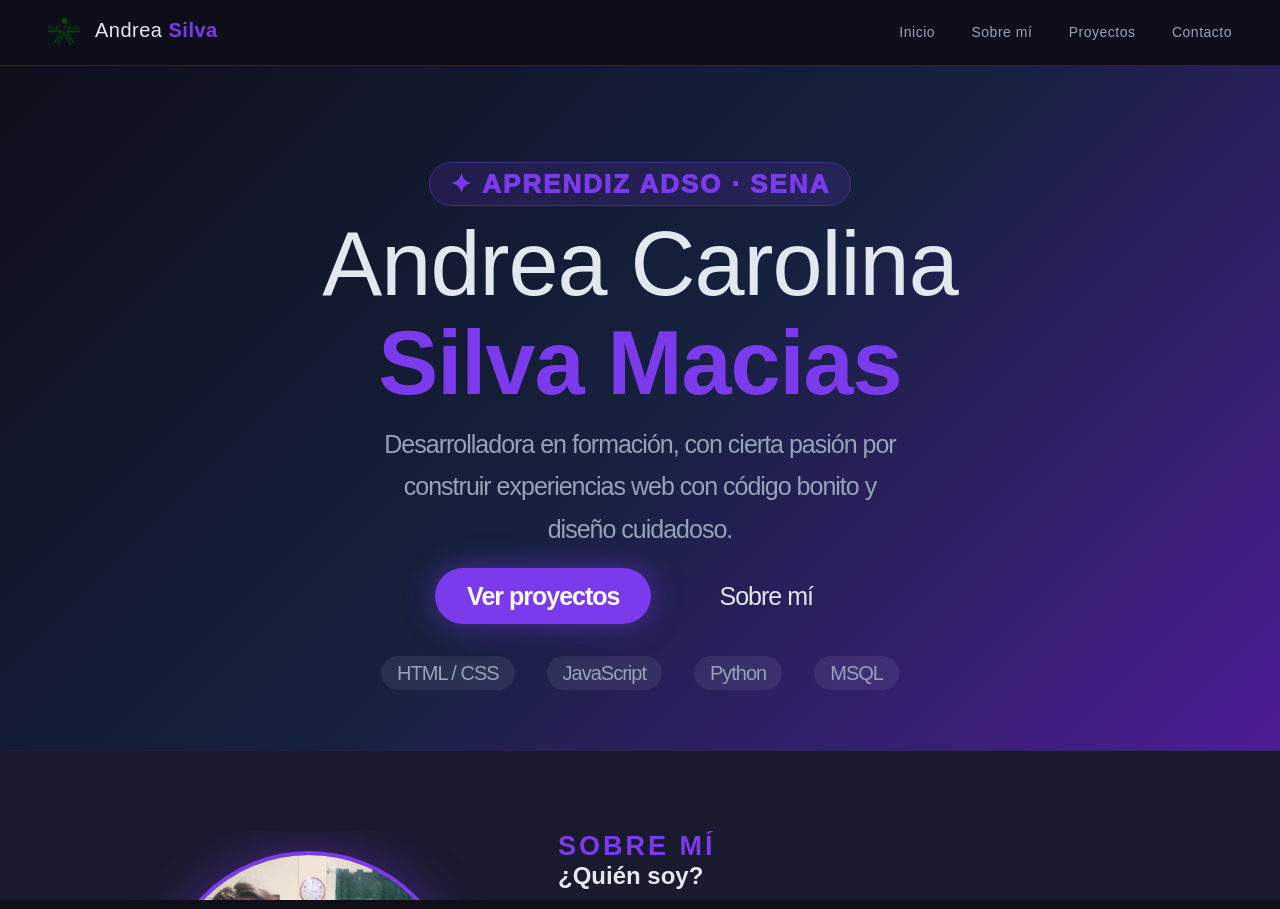
<file: index.html>
<!DOCTYPE html>

<head>
  <meta charset="UTF-8">
  <meta name="viewport" content="width=device-width, initial-scale=1.0">
  <title>Andrea Silva | Portafolio ADSO</title>
  <link rel="stylesheet" href="styles.css">
</head>

<body>

  <!--Nav fijo-->
  <nav class="nav">
    <div class="nav-logo">
      <img src="./img/sena.png" alt="SENA" class="nav-sena">
      Andrea <strong>Silva</strong>
    </div>

    <span class="nav-enlaces">
      <a href="#inicio">Inicio</a>
      <a href="#sobre-mi">Sobre mí</a>
      <a href="#proyectos">Proyectos</a>
      <a href="#contacto">Contacto</a>
    </span>
  </nav>

  <!--Contenido con Scroll-->
  <main class="contenido">

    <!--Sección yo-->
    <section class="yo" id="inicio">
      <div class="yo-fondo-deco"></div>
      <div class="yo-cuerpo">
        <span class="yo-etiq-grande"> ✦ Aprendiz ADSO · SENA</span>
        <h1 class="yo-titulo"> Andrea Carolina<br><strong>Silva Macias</strong>
          <p class="yo-desc">Desarrolladora en formación,
            con cierta pasión por construir experiencias web
            con código bonito y diseño cuidadoso.</p>
          <div class="yo-botones">
            <a href="#proyectos" class="boton-principal"> Ver proyectos</a>
            <a href="#sobre-mi" class="boton-secundario">Sobre mí</a>
          </div>

          <div class="yo-chips">
            <span class="chip">HTML / CSS</span>
            <span class="chip">JavaScript</span>
            <span class="chip">Python</span>
            <span class="chip">MSQL</span>
          </div>
      </div>

    </section>

    <!--Sobre mí-->
    <section class="sobre-mi" id="sobre-mi">
      <div class="contenedor">

        <div class="sobre-izq">
          <div class="avatar-wrap">

            <img src="./img/foto.jpeg" alt="Andrea Silva" class="avatar-foto">
          </div>
        </div>

        <div class="sobre-der">
          <span class="etiqueta-seccion">Sobre mí</span>
          <h2 class="titulo-seccion">¿Quién soy?</h2>
          <p class="sobre-texto">Soy una persona apasionada por la
            tecnología y el desarrollo web, siempre en búsqueda
            de nuevos conocimientos y retos que me permitan
            crecer profesionalmente. Me caracterizo por mi
            dedicación y creatividad a la hora de resolver
            problemas.</p>
          <p class="sobre-texto">Actualmente curso el programa de <strong>
              Análisis y Desarrollo de Software (ADSO)</strong>
            en el SENA, donde aprendo a construir soluciones
            digitales de calidad.</p>

          <div class="habilidades">
            <div class="habilidad">
              <div class="habilidad-nombre">HTML / CSS</div>
              <div class="barra-wrap">
                <div class="barra" style="width: 85%"></div>
              </div>
            </div>
            <div class="habilidad">
              <div class="habilidad-nombre">JavaScript</div>
              <div class="barra-wrap">
                <div class="barra" style="width: 65%"></div>
              </div>
            </div>
            <div class="habilidad">
              <div class="habilidad-nombre">Python</div>
              <div class="barra-wrap">
                <div class="barra barra-verde" style="width: 60%"></div>
              </div>
            </div>
            <div class="habilidad">
              <div class="habilidad-nombre">MySQL</div>
              <div class="barra-wrap">
                <div class="barra barra-amarilla" style="width: 50%"></div>
              </div>
            </div>
          </div>
        </div>

        <div class="limpiar"></div>
      </div>
    </section>

    <!--Proyectos-->
    <section class="proyectos-seccion" id="proyectos">
      <div class="contenedor">
        <span class="etiqueta-seccion centrado">Portafolio</span>
        <h2 class="titulo-seccion centrado">Mis Poryectos</h2>
        <p class="subtitulo-seccion centrado">Cada proyecto
          representa un nuevo aprendizaje en mi camino
          como desarrolladora.</p>

        <div class="grilla-proyectos">

          <!--Tarjeta 1-->
          <div class="tarjeta">
            <div class="tarjeta-imagen degradado-morado">
              <span class="tarjeta-numero">01</span>
              <span class="tarjeta-icono">📑</span>
            </div>

            <div class="tarjeta-cuerpo">
              <span class="tarjeta-tag tag-basico">Básico</span>
              <h3 class="tarjeta-titulo">Hoja de Vida</h3>
              <p class="tarjeta-desc">Proyecto de HTML y CSS donde
                hice mi hoja de vida, usando tablas y colores</p>
              <a href="./hoja de vida/hoja de vida1.html" class="tarjeta-boton">Ver proyecto →</a>
            </div>
          </div>

          <!--Tarjeta 2-->
          <div class="tarjeta">
            <div class="tarjeta-imagen degradado-verde">
              <span class="tarjeta-numero">02</span>
              <span class="tarjeta-icono">💻</span>
            </div>

            <div class="tarjeta-cuerpo">
              <span class="tarjeta-tag tag-basico">Intermedio</span>
              <h3 class="tarjeta-titulo">Pagina Web</h3>
              <p class="tarjeta-desc">Proyecto de HTML y CSS recreando una
                pagina web sobre mi, guiandonos de un video
                compartido por el instructor.</p>
              <a href="./Pagina Web/pagina web.html" class="tarjeta-boton">Ver proyecto →</a>
            </div>
          </div>

          <!--Tarjeta 3-->
          <div class="tarjeta">
            <div class="tarjeta-imagen degradado-naranja">
              <span class="tarjeta-numero">03</span>
              <span class="tarjeta-icono">🥽</span>
            </div>

            <div class="tarjeta-cuerpo">
              <span class="tarjeta-tag tag-basico">Intermedio</span>
              <h3 class="tarjeta-titulo">Tarjeta Producto</h3>
              <p class="tarjeta-desc">Proyecto de HTML y CSS donde la idea
                era crear una tarjeta de un producto que
                quisieramos cumpliendo ciertas normas dadas.</p>
              <a href="./TARJETA PRODUCTO/tarjeta producto.html" class="tarjeta-boton">Ver proyecto →</a>
            </div>
          </div>

          <!--Tarjeta 4-->
          <div class="tarjeta">
            <div class="tarjeta-imagen degradado-rosa">
              <span class="tarjeta-numero">04</span>
              <span class="tarjeta-icono">📄</span>
            </div>

            <div class="tarjeta-cuerpo">
              <span class="tarjeta-tag tag-basico">Intermedio</span>
              <h3 class="tarjeta-titulo">Factura</h3>
              <p class="tarjeta-desc">Proyecto de HTML y CSS donde habia que replicar 
                una factura y aplicarle responsividad hasta los 300px
              </p>
              <a href="./factura/index.html" class="tarjeta-boton">Ver proyecto →</a>
            </div>
          </div>

          <!--Tarjeta 5-->
          <div class="tarjeta">
            <div class="tarjeta-imagen degradado-azul">
              <span class="tarjeta-numero">05</span>
              <span class="tarjeta-icono">💈</span>
            </div>

            <div class="tarjeta-cuerpo">
              <span class="tarjeta-tag tag-basico">Complicado</span>
              <h3 class="tarjeta-titulo">Barberia</h3>
              <p class="tarjeta-desc">Proyecto grupal donde se realiza la propuesta de un cliente dependiendo su necesidad</p>
              <a href="./barberia/index.html" class="tarjeta-boton">Ver proyecto →</a>
            </div>
          </div>

          <!--Tarjeta 6-->
          <div class="tarjeta">
            <div class="tarjeta-imagen degradado-gris">
              <span class="tarjeta-numero">06</span>
              <span class="tarjeta-icono">👕</span>
            </div>

            <div class="tarjeta-cuerpo">
              <span class="tarjeta-tag tag-basico">Intermedio</span>
              <h3 class="tarjeta-titulo">Tienda de ropa</h3>
              <p class="tarjeta-desc">Proyecto el cuál replicar una página según su estructuración con estilos, de acuerdo a la guia suministrada por el Instructor.</p>
              <a href="./Tienda de ropa/index.html" class="tarjeta-boton">Ver proyecto →</a>
            </div>
          </div>
    </section>

    <!--Seccion frase-->
    <section class="frase-seccion">
      <div class="contenedor">
        <blockquote class="frase-grande">
          "Primero resuelve el problema, luego escribe el código."
        </blockquote>
        <cite class="frase-autor">-John Johnson</cite>
      </div>
    </section>

    <!--Footer-->
    <footer class="pie" id="contacto">
      <div class="contenedor">
        <p class="pie-nombre">Andrea Carolina <strong>Silva Macias
          </strong></p>
        <p class="pie-programa">Aprendiz ADSO · SENA · 2026</p>
        <p class="pie-final">Hecho con mucho CSS</p>
      </div>

    </footer>

  </main>

</body>

</html>
</file>
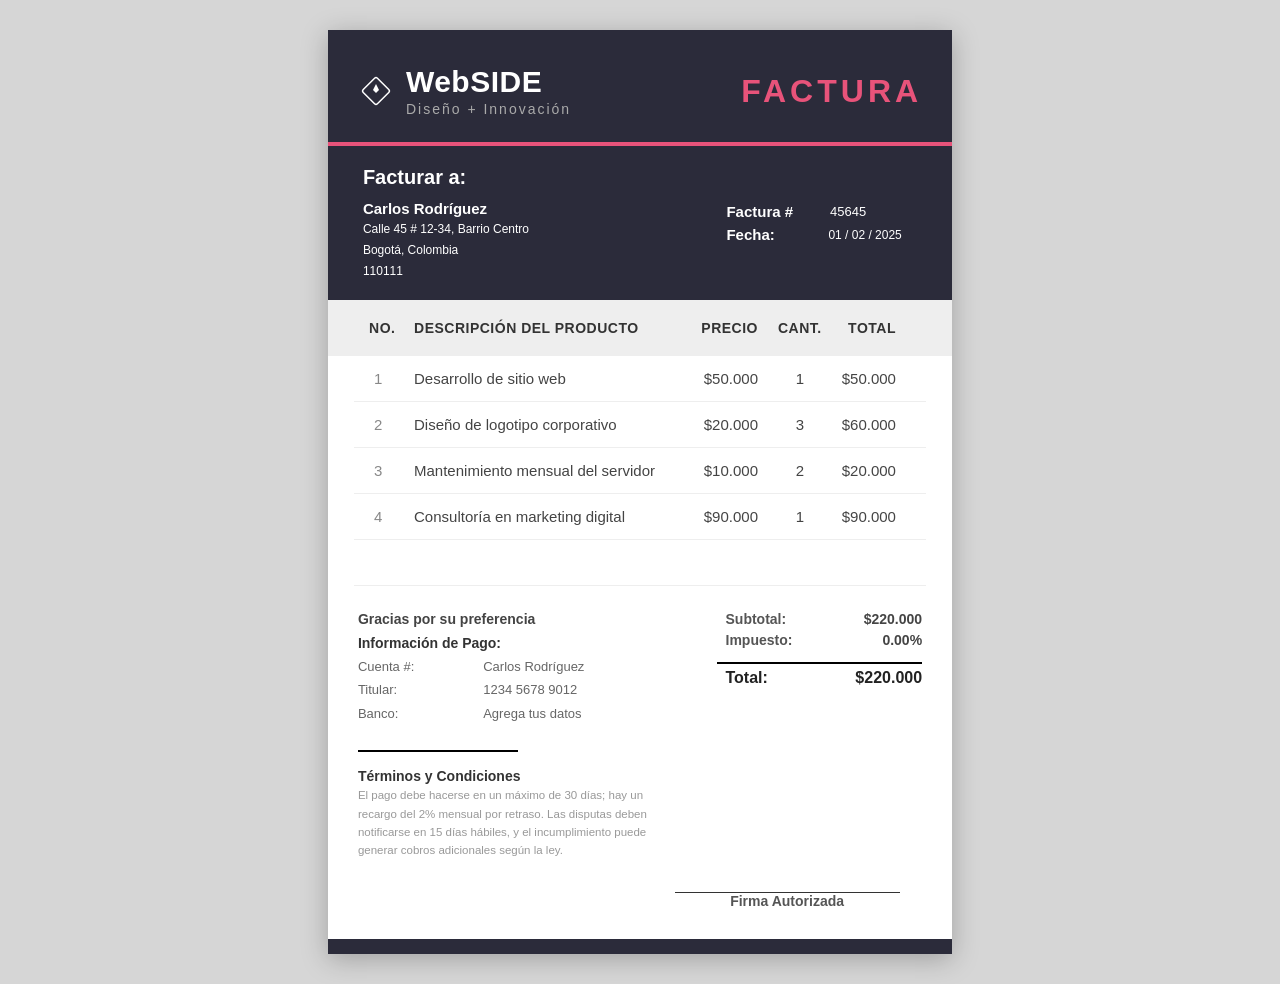
<file: factura/index.html>
<!DOCTYPE html>
<html lang="es">

<head>
  <meta charset="UTF-8">
  <meta name="viewport" content="width=device-width, initial-scale=1.0">
  <title>Factura</title>
  <link rel="stylesheet" href="styles.css">
</head>

<body>

  <div class="pagina">
    <div class="factura">

      <!-- SECCIÓN 1: ENCABEZADO OSCURO -->
      <div class="encabezado">

        <div class="logo-empresa">
          <div class="icono-logo">
            <svg width="30" height="30" viewBox="0 0 30 30" fill="none" xmlns="http://www.w3.org/2000/svg">
              <rect x="5" y="5" width="20" height="20" rx="2" stroke="white" stroke-width="1.5"
                transform="rotate(45 15 15)" fill="none" />
              <polygon points="15,8 18,14 15,17 12,14" fill="white" />
            </svg>
          </div>
          <div class="texto-empresa">
            <p class="nombre-empresa">WebSIDE</p>
            <p class="slogan-empresa">Diseño + Innovación</p>
          </div>
        </div>

        <div class="titulo-factura">
          <p class="palabra-factura">FACTURA</p>
        </div>

      </div>

      <!-- BARRA ROSA DECORATIVA -->
      <div class="barra-rosa"></div>

      <!-- SECCIÓN 2: DATOS -->
      <div class="seccion-datos">

        <div class="caja-cliente">
          <p class="etiqueta-dato">Facturar a:</p>
          <p class="nombre-cliente">Carlos Rodríguez</p>
          <p class="direccion-cliente">Calle 45 # 12-34, Barrio Centro</p>
          <p class="direccion-cliente">Bogotá, Colombia</p>
          <p class="direccion-cliente">110111</p>
        </div>

        <div class="caja-vacia"></div>

        <div class="caja-numero">
          <div class="fila-numero">
            <p class="etiqueta-numero">Factura #</p>
            <p class="valor-numero1">45645</p>
          </div>
          <div class="fila-numero">
            <p class="etiqueta-numero">Fecha:</p>
            <p class="valor-numero">01 / 02 / 2025</p>
          </div>
        </div>

      </div>

      <!--SECCIÓN 3: TABLA DE PRODUCTOS-->
      <div class="color"></div>
      <div class="seccion-tabla">
        <table class="tabla-productos">
          <thead>
            <tr class="fila-encabezado-tabla">
              <th class="col"></th>
              <th class="col-numero">No.</th>
              <th class="col-descripcion">Descripción del Producto</th>
              <th class="col-precio">Precio</th>
              <th class="col-cantidad">Cant.</th>
              <th class="col-total">Total</th>
              <th class="col"></th>
            </tr>
          </thead>

          <tbody>
            <tr class="fila-producto">
              <td class="col1"></td>
              <td class="celda-numero">1</td>
              <td class="celda-descripcion">Desarrollo de sitio web</td>
              <td class="celda-precio">$50.000</td>
              <td class="celda-cantidad">1</td>
              <td class="celda-total">$50.000</td>
              <td class="col1"></td>
            </tr>

            <tr class="fila-producto">
              <td class="col1"></td>
              <td class="celda-numero">2</td>
              <td class="celda-descripcion">Diseño de logotipo corporativo</td>
              <td class="celda-precio">$20.000</td>
              <td class="celda-cantidad">3</td>
              <td class="celda-total">$60.000</td>
              <td class="col1"></td>
            </tr>

            <tr class="fila-producto">
              <td class="col1"></td>
              <td class="celda-numero">3</td>
              <td class="celda-descripcion">Mantenimiento mensual del servidor</td>
              <td class="celda-precio">$10.000</td>
              <td class="celda-cantidad">2</td>
              <td class="celda-total">$20.000</td>
              <td class="col1"></td>
            </tr>

            <tr class="fila-producto">
              <td class="col1"></td>
              <td class="celda-numero">4</td>
              <td class="celda-descripcion">Consultoría en marketing digital</td>
              <td class="celda-precio">$90.000</td>
              <td class="celda-cantidad">1</td>
              <td class="celda-total">$90.000</td>
              <td class="col1"></td>
            </tr>

            <!-- FILA VACÍA CON MISMO ESPACIO -->
            <tr class="fila-vacia">
              <td class="col1"></td>
              <td class="celda-numero"></td>
              <td class="celda-descripcion"></td>
              <td class="celda-precio"></td>
              <td class="celda-cantidad"></td>
              <td class="celda-total">
              <td class="col1"></td>


              </td>
            </tr>
          </tbody>

        </table>
      </div>
      <!--SECCIÓN 4: PIE - PAGO Y TOTALES-->
      <div class="seccion-pie">

        <div class="caja-pago">
          <p class="gracias-texto">Gracias por su preferencia</p>
          <p class="titulo-pago">Información de Pago:</p>
          <div class="datos">
            <div class="dato">
              <p class="dato-pago">Cuenta #:</p>
              <p class="dato-pago">Titular: </p>
              <p class="dato-pago">Banco:</p>
            </div>
            <div class="dato2">
              <p class="dato-pago"> Carlos Rodríguez</p>
              <p class="dato-pago"> 1234 5678 9012</p>
              <p class="dato-pago"> Agrega tus datos</p>
            </div>
          </div>
        </div>

        <div class="caja-totales">
          <div class="fila-subtotal1">
            <p class="etiqueta-total">Subtotal:</p>
            <p class="valor-total">$220.000</p>
          </div>
          <div class="fila-subtotal2">
            <p class="etiqueta-total">Impuesto:</p>
            <p class="valor-total1">0.00%</p>
          </div>
          <div class="linea-total"></div>
          <div class="fila-gran-total">
            <p class="etiqueta-gran-total">Total:</p>
            <p class="valor-gran-total">$220.000</p>
          </div>
        </div>

      </div>
      <!-- SECCIÓN 5: TÉRMINOS Y FIRMA -->
      <div class="seccion-terminos">
        <div class="caja-terminos">
          <div class="linea-terminos"></div>
          <div class="titulo-terminos">Términos y Condiciones</div>
          <p class="texto-terminos">
            El pago debe hacerse en un máximo de 30 días; hay un recargo del 2% mensual por retraso.
            Las disputas deben notificarse en 15 días hábiles, y el incumplimiento puede generar cobros
            adicionales según la ley.
          </p>
        </div>

        <div class="caja-firma">
          <div class="relleno"></div>
          <div class="relleno"></div>
          <div class="linea-firma">
            <p class="texto-firma">Firma Autorizada</p>
          </div>
        </div>
      </div>
      <!-- BARRA OSCURA DECORATIVA -->
      <div class="barra-oscura"></div>
    </div>
  </div>


</body>

</html>
</file>
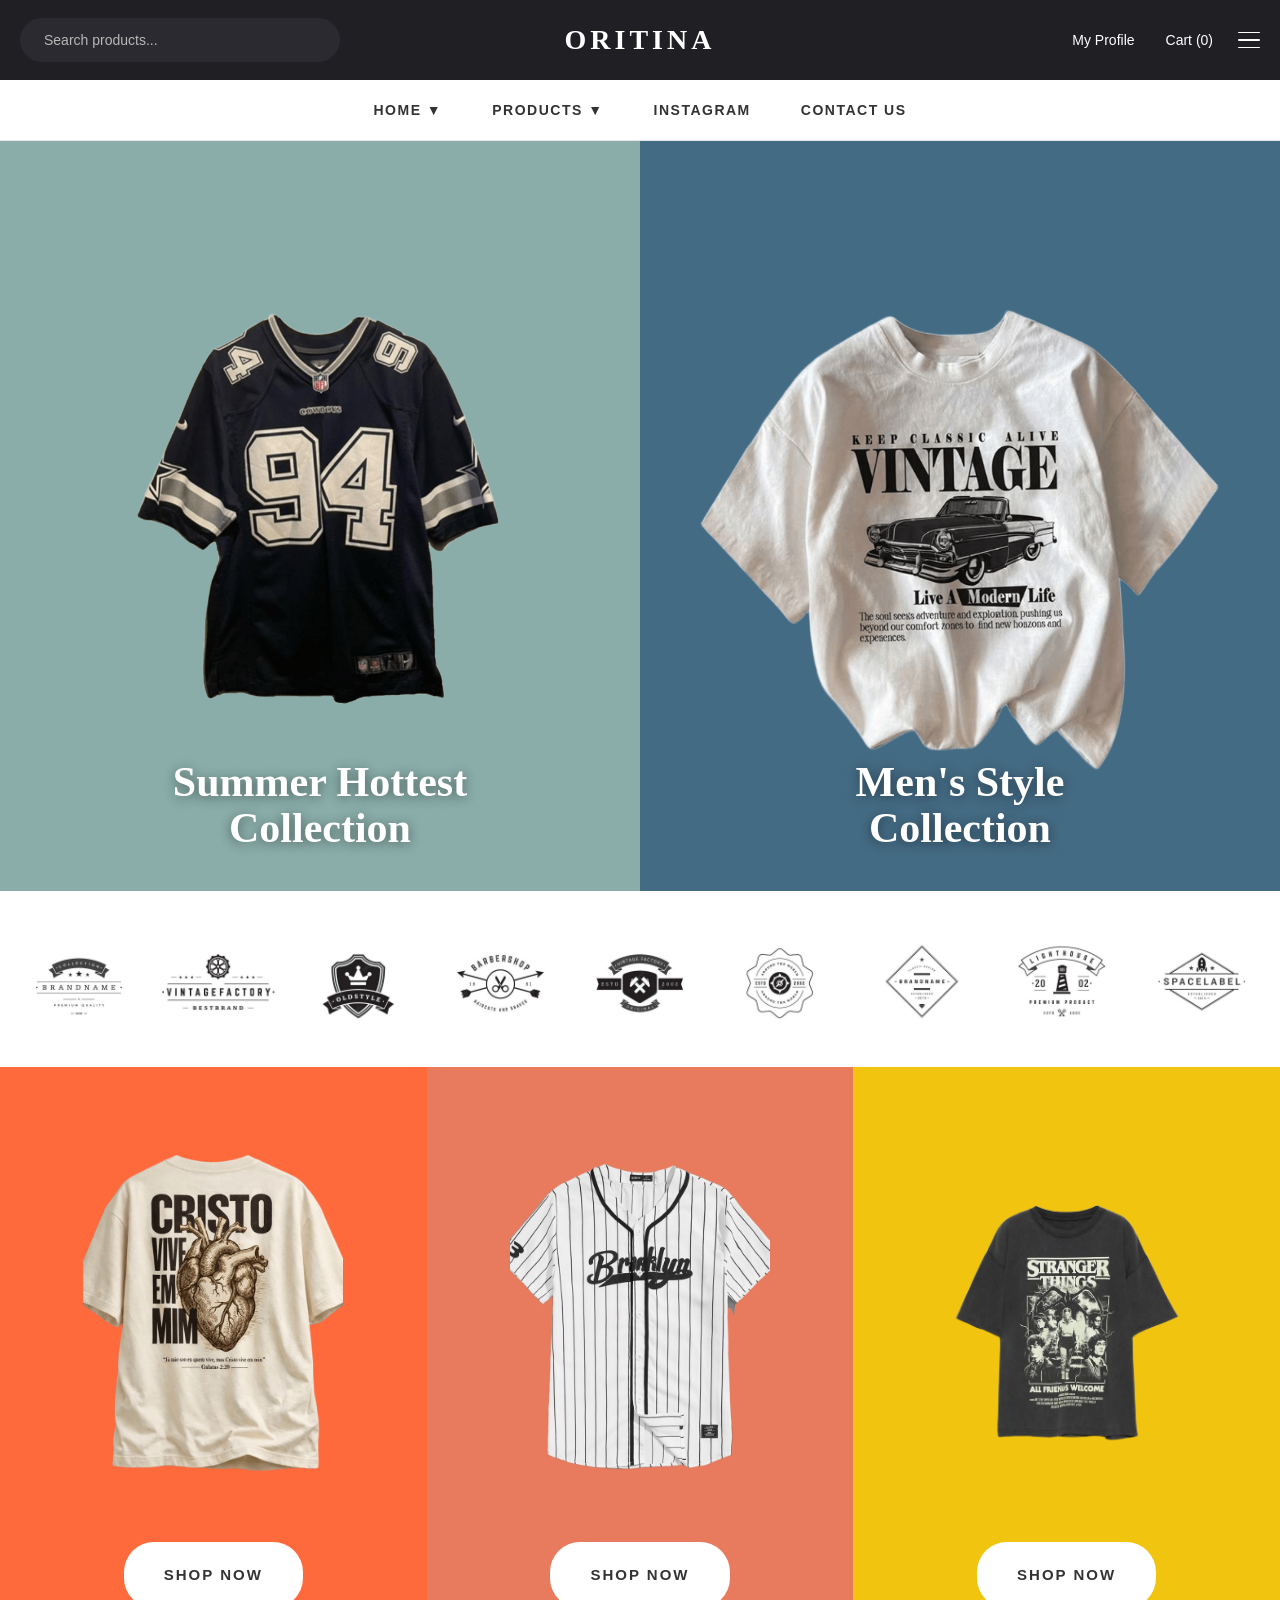
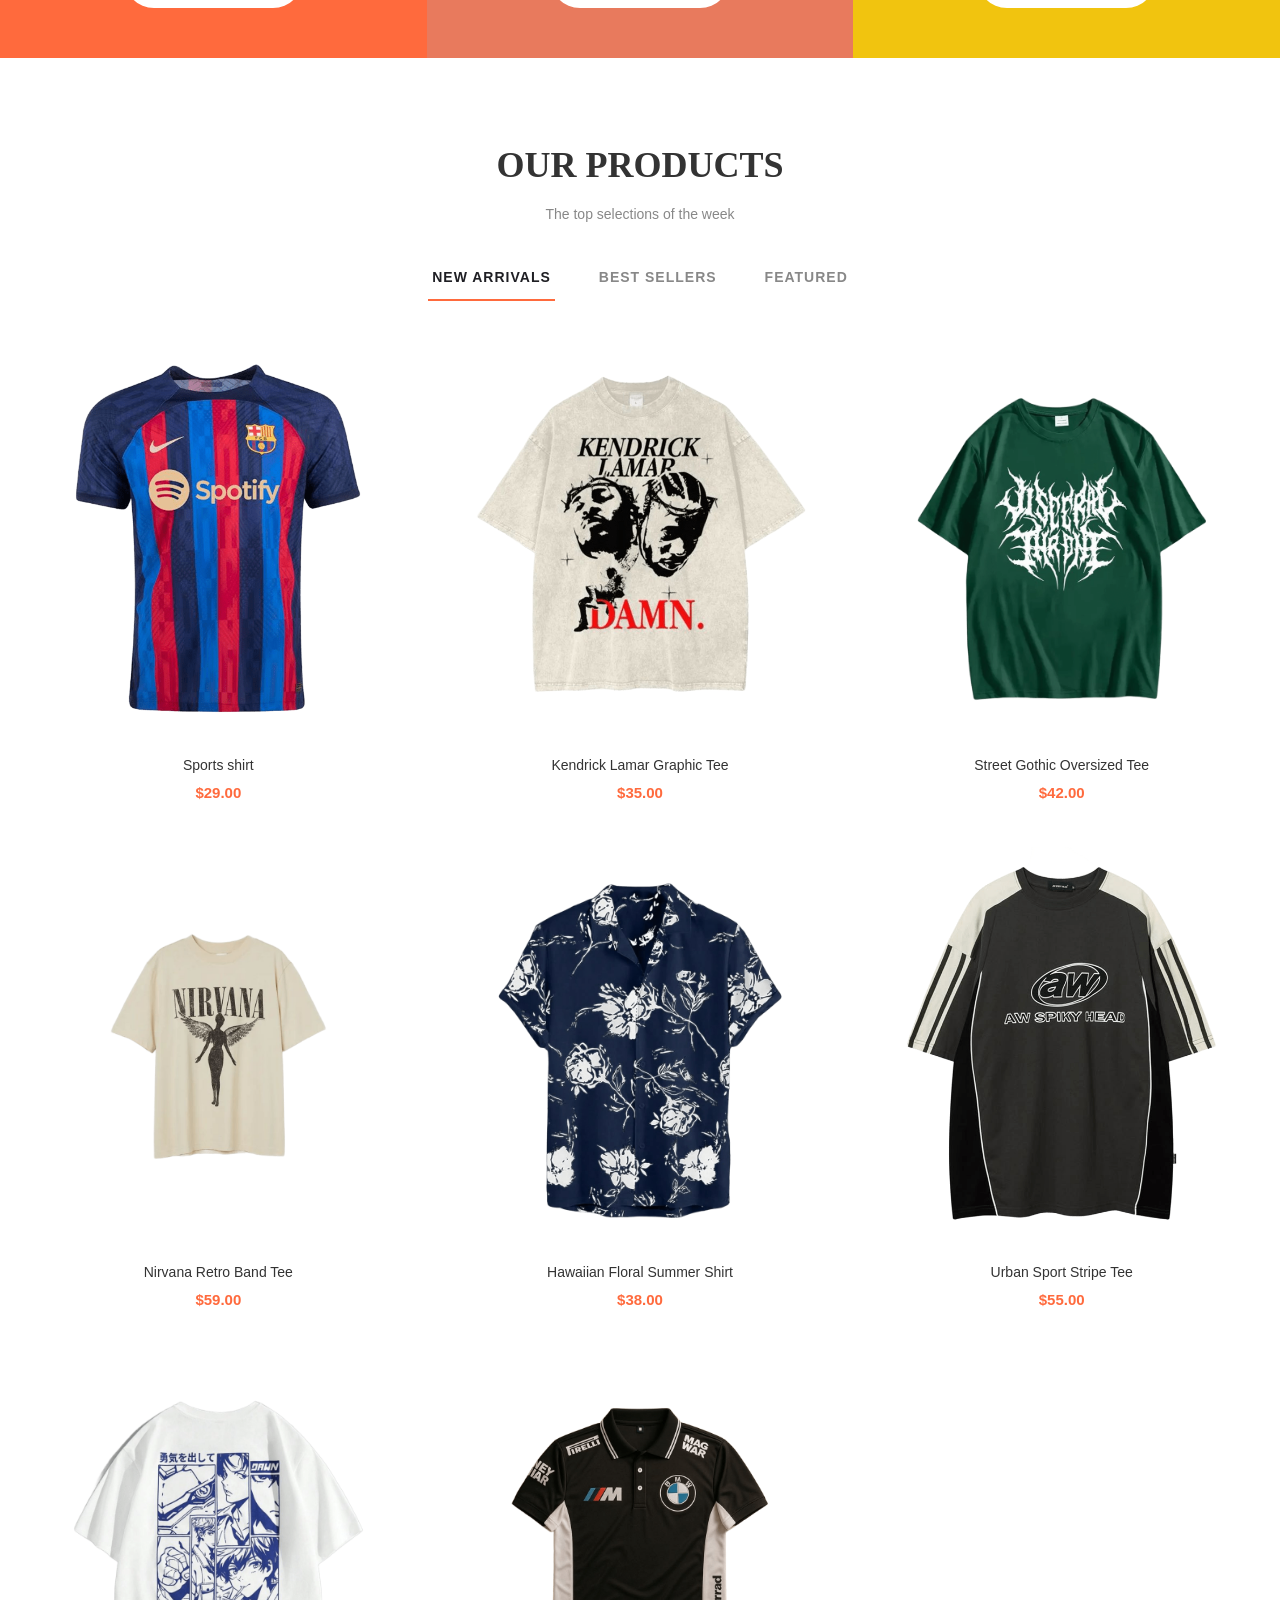
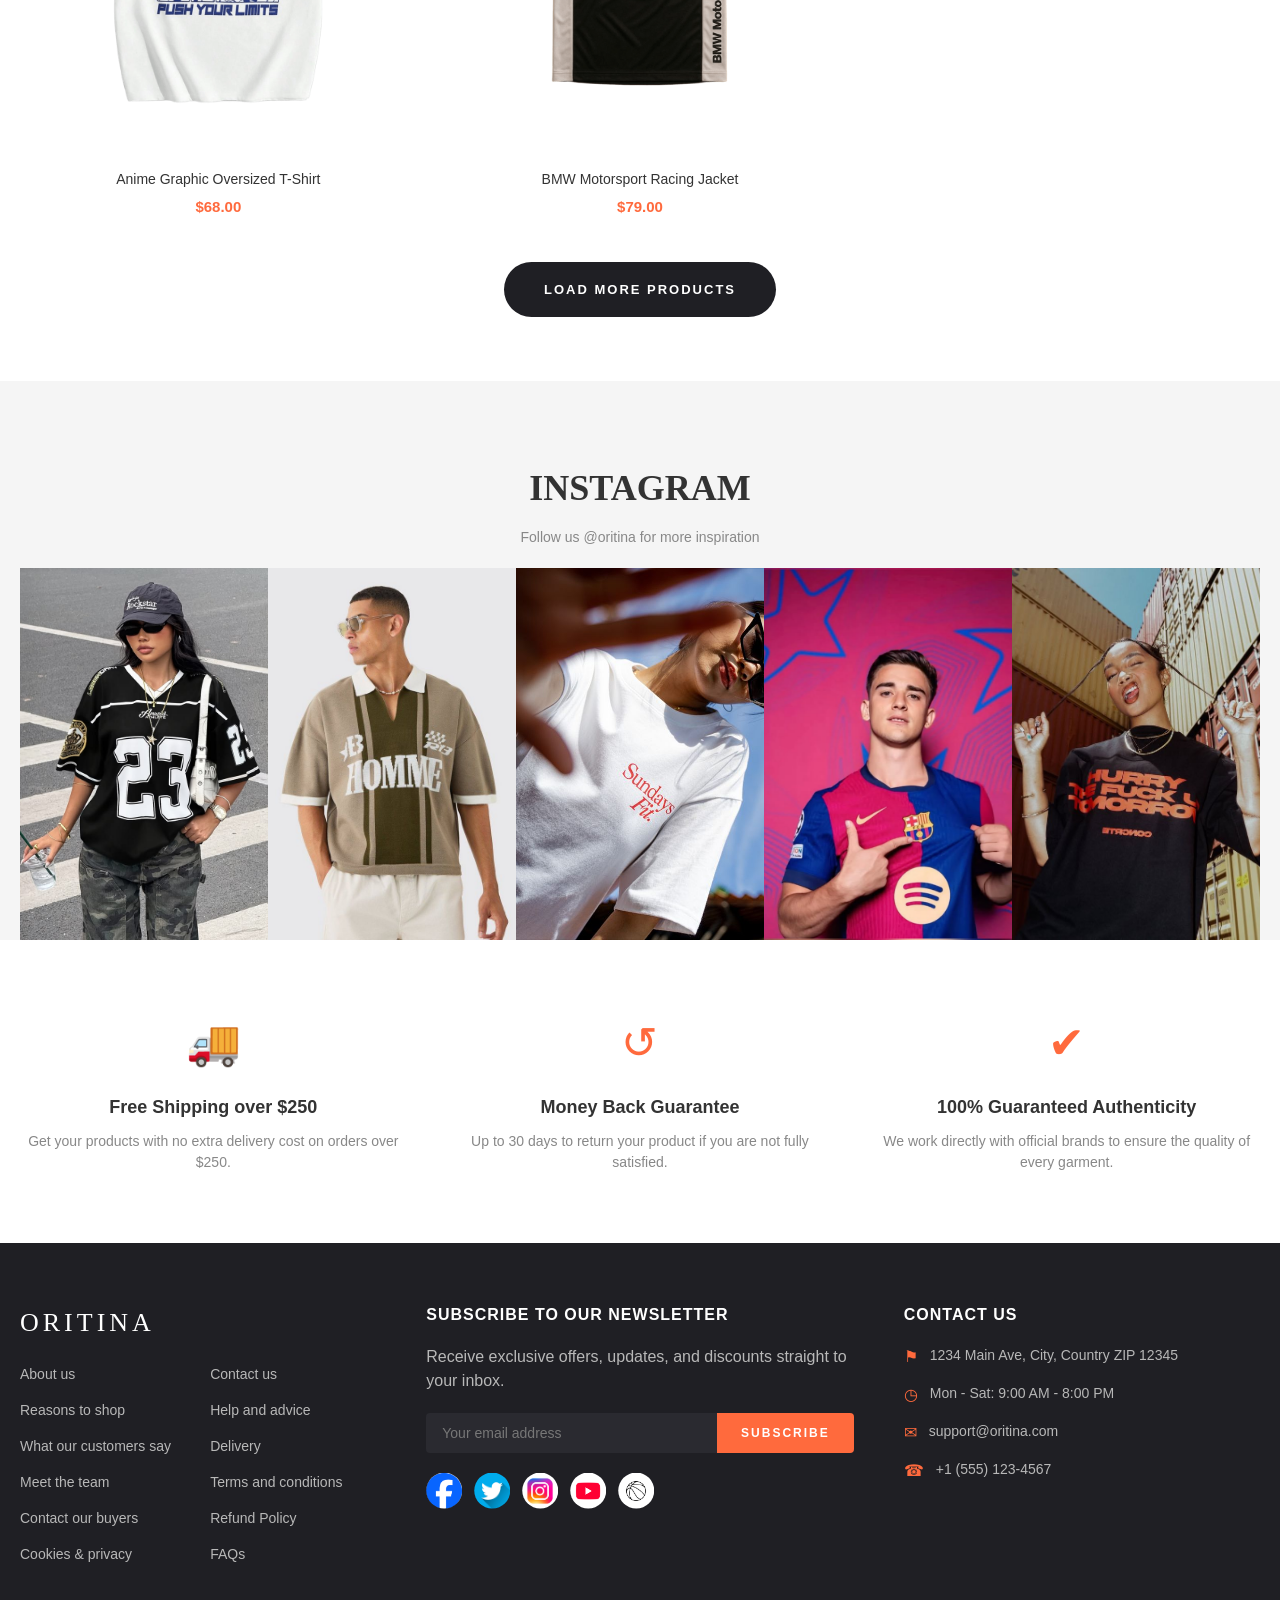
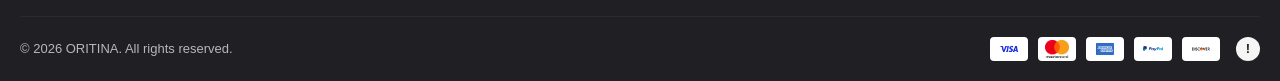
<file: Tienda de ropa/index.html>
<!DOCTYPE html>
<html lang="en">
<head>
<meta charset="UTF-8" />
<meta name="viewport" content="width=device-width, initial-scale=1.0" />
<title>ORITINA - Fashion Store</title>
<link rel="stylesheet" href="styles.css" />
</head>
<body>

  <header class="encabezado-superior">
    <div class="contenedor encabezado-contenido">
      <form class="barra-busqueda">
        <span class="icono-busqueda"></span>
        <input type="text" placeholder="Search products..." aria-label="Search" />
      </form>
      <a href="#" class="logotipo-central">ORITINA</a>
      <nav class="enlaces-usuario">
        <a href="#"><span></span> My Profile</a>
        <a href="#"><span></span> Cart (0)</a>
        <a href="#" class="icono-hamburguesa" aria-label="Menu">
          <span></span><span></span><span></span>
        </a>
      </nav>
    </div>
  </header>

  <nav class="menu-navegacion">
    <ul class="menu-lista contenedor">
      <li><a href="#" class="activo">HOME ▼</a></li>
      <li><a href="#productos">PRODUCTS ▼</a></li>
      <li><a href="#instagram">INSTAGRAM</a></li>
      <li><a href="#footer">CONTACT US</a></li>
    </ul>
  </nav>

  <section class="hero">
    <div class="hero-columna hero-izquierda">
      <img class="hero-imagen" src="./IMG/c1.png" alt="Model wearing a white t-shirt" />
      <h2 class="hero-titulo">Summer Hottest<br>Collection</h2>
    </div>
    <div class="hero-columna hero-derecha">
      <img class="hero-imagen" src="./IMG/c3.png" alt="Model wearing a grey t-shirt" />
      <h2 class="hero-titulo">Men's Style<br>Collection</h2>
    </div>
  </section>

  <section class="cinta-logos">
    <div class="contenedor logos-lista">
      <div class="logo-marca"><img src="./IMG/logo1.jpg" alt="Brand Logo 1" /></div>
      <div class="logo-marca"><img src="./IMG/logo2.jpg" alt="Brand Logo 2" /></div>
      <div class="logo-marca"><img src="./IMG/logo3.jpg" alt="Brand Logo 3" /></div>
      <div class="logo-marca"><img src="./IMG/logo4.jpg" alt="Brand Logo 4" /></div>
      <div class="logo-marca"><img src="./IMG/logo5.jpg" alt="Brand Logo 5" /></div>
      <div class="logo-marca"><img src="./IMG/logo6.jpg" alt="Brand Logo 6" /></div>
      <div class="logo-marca"><img src="./IMG/logo7.jpg" alt="Brand Logo 7" /></div>
      <div class="logo-marca"><img src="./IMG/logo8.jpg" alt="Brand Logo 8" /></div>
      <div class="logo-marca"><img src="./IMG/logo9.jpg" alt="Brand Logo 9" /></div>
    </div>
  </section>

  <section class="categorias">
    <article class="categoria categoria-1">
      <div class="categoria-imagen"><img src="./IMG/c2.png" alt="Women's spring fashion" /></div>
      <a href="#" class="btn-categoria">SHOP NOW</a>
    </article>
    <article class="categoria categoria-2">
      <div class="categoria-imagen"><img src="./IMG/c5.png" alt="Men's urban fashion" /></div>
      <a href="#" class="btn-categoria">SHOP NOW</a>
    </article>
    <article class="categoria categoria-3">
      <div class="categoria-imagen"><img src="./IMG/c4.png" alt="Fashion accessories" /></div>
      <a href="#" class="btn-categoria">SHOP NOW</a>
    </article>
  </section>

  <section id="productos">
    <div class="contenedor">
      <div class="titulo-seccion">
        <h2>OUR PRODUCTS</h2>
        <p>The top selections of the week</p>
      </div>
      <nav class="filtros-pestanas">
        <a href="#" class="activo">NEW ARRIVALS</a>
        <a href="#">BEST SELLERS</a>
        <a href="#">FEATURED</a>
      </nav>
      <div class="grid-productos">
        <article class="tarjeta-producto">
          <div class="producto-imagen"><img src="./IMG/c6.png" alt="White t-shirt" /></div>
          <div class="producto-info"><h4>Sports shirt</h4><p class="producto-precio">$29.00</p></div>
        </article>
        <article class="tarjeta-producto">
          <div class="producto-imagen"><img src="./IMG/c7.png" alt="Grey t-shirt" /></div>
          <div class="producto-info"><h4>Kendrick Lamar Graphic Tee</h4><p class="producto-precio">$35.00</p></div>
        </article>
        <article class="tarjeta-producto">
          <div class="producto-imagen"><img src="./IMG/c8.png" alt="Casual blouse" /></div>
          <div class="producto-info"><h4>Street Gothic Oversized Tee</h4><p class="producto-precio">$42.00</p></div>
        </article>
        <article class="tarjeta-producto">
          <div class="producto-imagen"><img src="./IMG/c9.png" alt="Striped t-shirt" /></div>
          <div class="producto-info"><h4>Nirvana Retro Band Tee</h4><p class="producto-precio">$59.00</p></div>
        </article>
        <article class="tarjeta-producto">
          <div class="producto-imagen"><img src="./IMG/c10.png" alt="Classic polo" /></div>
          <div class="producto-info"><h4>Hawaiian Floral Summer Shirt</h4><p class="producto-precio">$38.00</p></div>
        </article>
        <article class="tarjeta-producto">
          <div class="producto-imagen"><img src="./IMG/c11.png" alt="Sweatshirt" /></div>
          <div class="producto-info"><h4>Urban Sport Stripe Tee</h4><p class="producto-precio">$55.00</p></div>
        </article>
        <article class="tarjeta-producto">
          <div class="producto-imagen"><img src="./IMG/c12.png" alt="Printed dress" /></div>
          <div class="producto-info"><h4>Anime Graphic Oversized T-Shirt</h4><p class="producto-precio">$68.00</p></div>
        </article>
        <article class="tarjeta-producto">
          <div class="producto-imagen"><img src="./IMG/c13.png" alt="Denim jacket" /></div>
          <div class="producto-info"><h4>BMW Motorsport Racing Jacket</h4><p class="producto-precio">$79.00</p></div>
        </article>
      </div>
      <div class="contenedor-boton-cargar">
        <a href="#" class="btn-cargar">LOAD MORE PRODUCTS</a>
      </div>
    </div>
  </section>

  <section id="instagram">
    <div class="contenedor">
      <div class="titulo-seccion">
        <h2>INSTAGRAM</h2>
        <p>Follow us @oritina for more inspiration</p>
      </div>
      <div class="grid-instagram">
        <div class="imagen-instagram"><img src="./IMG/a1.jpg" alt="Urban lifestyle" /></div>
        <div class="imagen-instagram"><img src="./IMG/a2.jpg" alt="Urban lifestyle" /></div>
        <div class="imagen-instagram"><img src="./IMG/a3.jpg" alt="Urban lifestyle" /></div>
        <div class="imagen-instagram"><img src="./IMG/a4.jpg" alt="Urban lifestyle" /></div>
        <div class="imagen-instagram"><img src="./IMG/a5.jpg" alt="Urban lifestyle" /></div>
      </div>
    </div>
  </section>

  <section class="beneficios">
    <div class="contenedor grid-beneficios">
      <article class="beneficio">
        <div class="beneficio-icono">&#128666;</div>
        <h3>Free Shipping over $250</h3>
        <p>Get your products with no extra delivery cost on orders over $250.</p>
      </article>
      <article class="beneficio">
        <div class="beneficio-icono">&#8634;</div>
        <h3>Money Back Guarantee</h3>
        <p>Up to 30 days to return your product if you are not fully satisfied.</p>
      </article>
      <article class="beneficio">
        <div class="beneficio-icono">&#10004;</div>
        <h3>100% Guaranteed Authenticity</h3>
        <p>We work directly with official brands to ensure the quality of every garment.</p>
      </article>
    </div>
  </section>

  <footer id="footer">
    <div class="contenedor">
      <div class="grid-footer">
        <div>
          <div class="footer-logo">ORITINA</div>
          <ul class="footer-enlaces-doble">
    <li><a href="#">About us</a></li>
    <li><a href="#">Contact us</a></li>
    <li><a href="#">Reasons to shop</a></li>
    <li><a href="#">Help and advice</a></li>
    <li><a href="#">What our customers say</a></li>
    <li><a href="#">Delivery</a></li>
    <li><a href="#">Meet the team</a></li>
    <li><a href="#">Terms and conditions</a></li>
    <li><a href="#">Contact our buyers</a></li>
    <li><a href="#">Refund Policy</a></li>
    <li><a href="#">Cookies & privacy</a></li>
    <li><a href="#">FAQs</a></li>
  </ul>
        </div>

        <div class="footer-newsletter">
          <h4 class="footer-titulo">SUBSCRIBE TO OUR NEWSLETTER</h4>
          <p>Receive exclusive offers, updates, and discounts straight to your inbox.</p>
          <form class="formulario-suscripcion">
            <input type="email" placeholder="Your email address" aria-label="Email" />
            <button class="btn-suscribir" type="submit">SUBSCRIBE</button>
          </form>
          <div class="redes-sociales">
             <div class="red-social"><img src="./IMG/rs1.png" alt="Facebook" /></div>
             <div class="red-social"><img src="./IMG/rs2.png" alt="Twitter" /></div>
             <div class="red-social"><img src="./IMG/rs3.png" alt="Instagram" /></div>
             <div class="red-social"><img src="./IMG/rs4.png" alt="YouTube" /></div>
             <div class="red-social"><img src="./IMG/rs5.png" alt="Internet" /></div>
          </div>
        </div>

        <div>
          <h4 class="footer-titulo">CONTACT US</h4>
          <ul class="footer-contacto">
            <li><span class="icono-contacto">&#9873;</span> 1234 Main Ave, City, Country ZIP 12345</li>
            <li><span class="icono-contacto">&#9719;</span> Mon - Sat: 9:00 AM - 8:00 PM</li>
            <li><span class="icono-contacto">&#9993;</span> support@oritina.com</li>
            <li><span class="icono-contacto">&#9742;</span> +1 (555) 123-4567</li>
          </ul>
        </div>
      </div>

      <div class="barra-creditos">
        <p>&copy; 2026 ORITINA. All rights reserved.</p>
        <div class="metodos-pago">
          <span class="metodo-pago"><img src="./IMG/mp1.png" alt="Visa" /></span>
          <span class="metodo-pago"><img src="./IMG/mp2.png" alt="Mastercard" /></span>
          <span class="metodo-pago"><img src="./IMG/mp3.png" alt="American Express" /></span>
          <span class="metodo-pago"><img src="./IMG/mp4.png" alt="PayPal" /></span>
          <span class="metodo-pago"><img src="./IMG/mp5.png" alt="Discover" /></span>
          <a href="#" class="info-pago" aria-label="More information">!</a>
        </div>
      </div>
    </div>
  </footer>

</body>
</html>
</file>
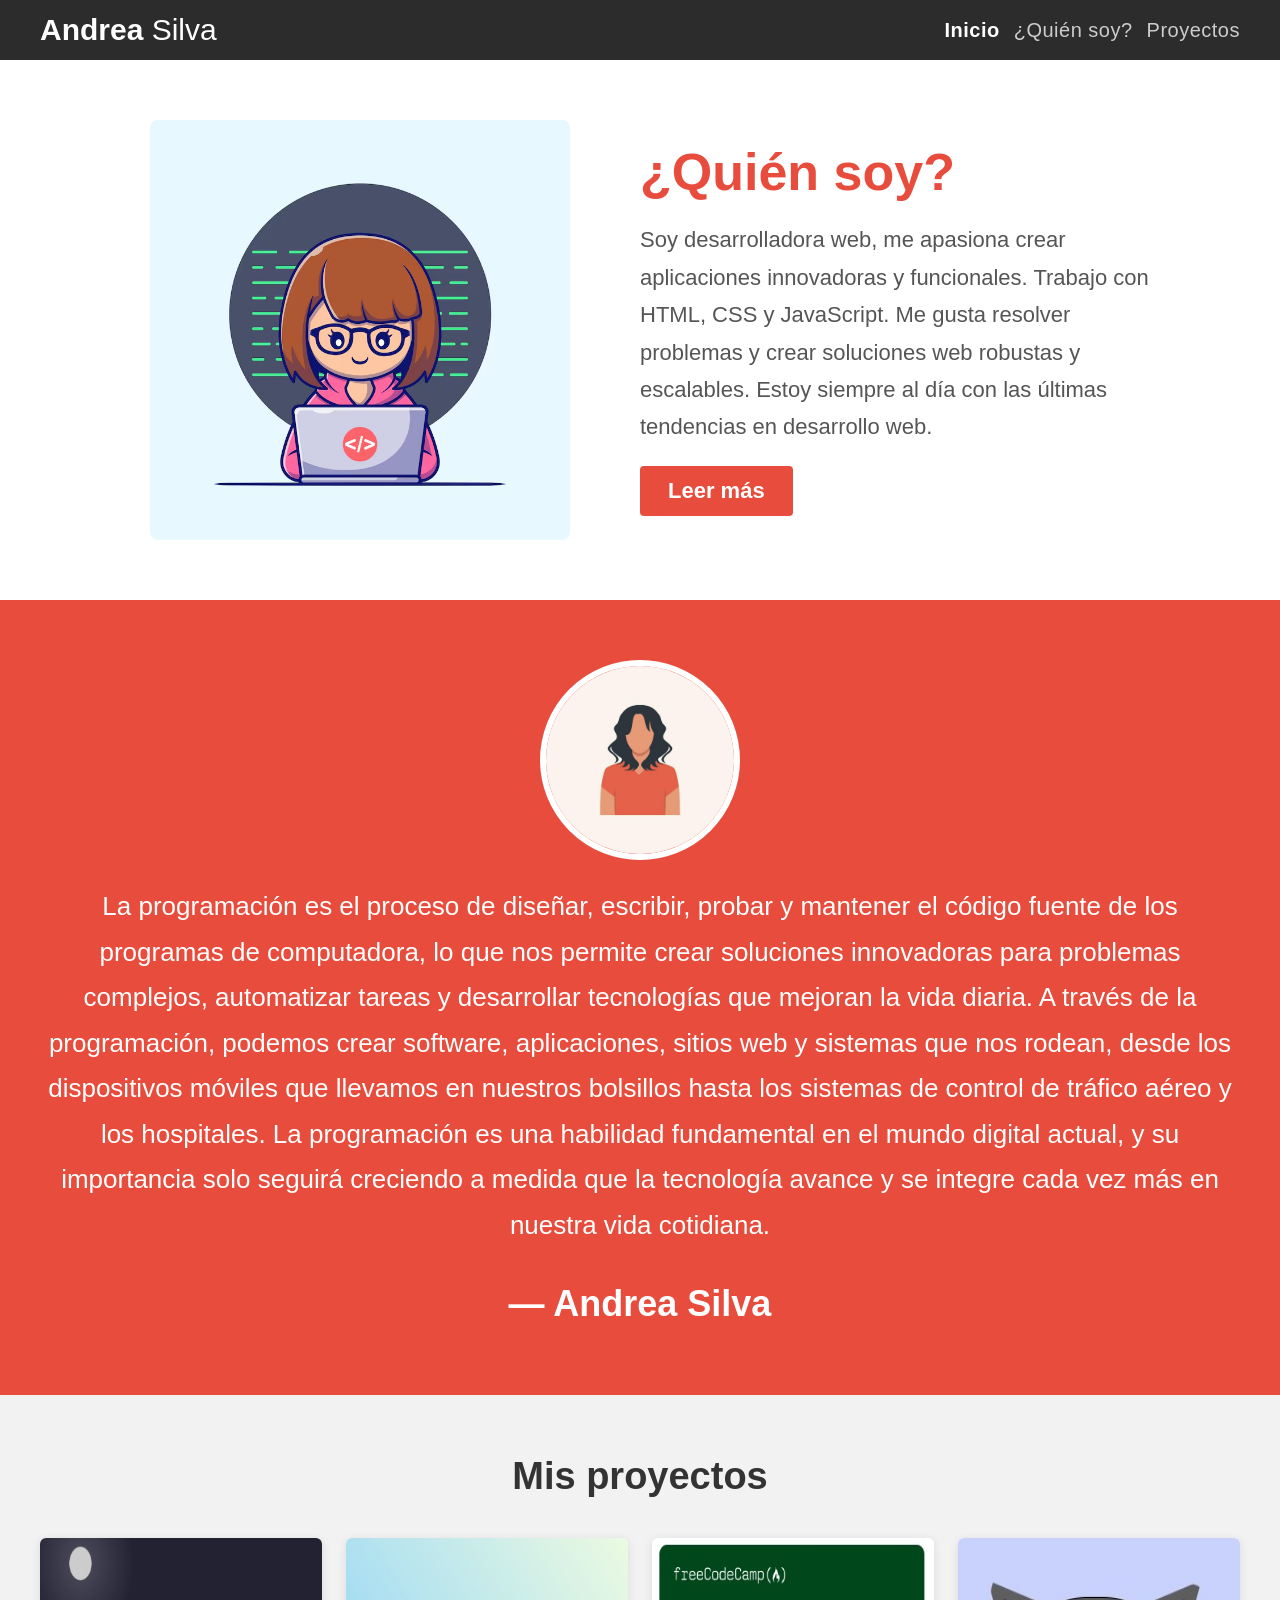
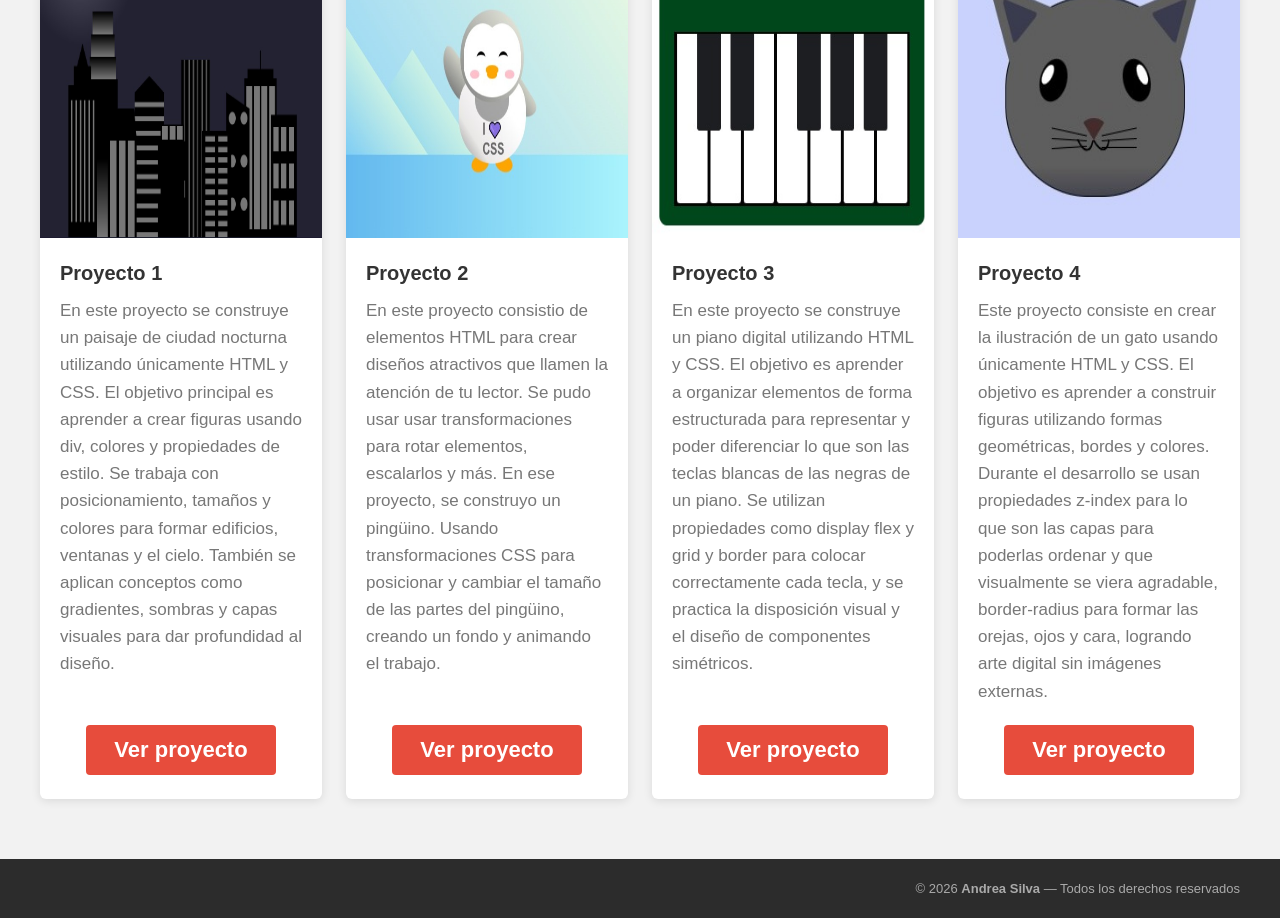
<file: Pagina Web/pagina web.html>
<!DOCTYPE html>
<html lang="es">

<head>
  <meta charset="UTF-8">
  <meta name="viewport" content="width=device-width, initial-scale=1.0">
  <title>Andrea Silva</title>
  <link rel="stylesheet" href="styless.css">
</head>

<body>

  <!-- NAV FIJO ARRIBA -->
  <nav>
    <span class="nombre-nav"><strong>Andrea</strong> Silva</span>
    <span class="enlaces-nav">
      <a href="#inicio" class="activo">Inicio</a>
      <a href="#quien">¿Quién soy?</a>
      <a href="#proyectos">Proyectos</a>
    </span>
  </nav>

  <main>

    <!-- SECCIÓN 1: HERO -->
    <section class="inicio" id="inicio">
      <div class="imagen-inicio">
        <img src="img/1.avif" alt="Ilustración de desarrolladora web">
      </div>
      <div class="texto-inicio">
        <h1>¿Quién soy?</h1>
        <p>Soy desarrolladora web, me apasiona crear aplicaciones innovadoras y funcionales.
          Trabajo con HTML, CSS y JavaScript.
          Me gusta resolver problemas y crear soluciones web robustas y escalables.
          Estoy siempre al día con las últimas tendencias en desarrollo web.</p>
        <a href="#quien" class="boton-rojo-arriba">Leer más</a>
      </div>
    </section>

    <!-- SECCIÓN 2: QUIEN SOY -->
    <section class="quien-soy" id="quien">
      <img class="foto-perfil" src="img/2.jpg" alt="Andrea Silva">
      <p>
        La programación es el proceso de diseñar, escribir, probar y mantener
        el código fuente de los programas de computadora, lo que nos permite crear soluciones innovadoras
        para problemas complejos, automatizar tareas y desarrollar tecnologías que mejoran la vida diaria.
        A través de la programación, podemos crear software, aplicaciones, sitios web y sistemas que nos rodean,
        desde los dispositivos móviles que llevamos en nuestros bolsillos hasta los sistemas de control
        de tráfico aéreo y los hospitales. La programación es una habilidad fundamental
        en el mundo digital actual, y su importancia solo seguirá creciendo a medida que
        la tecnología avance y se integre cada vez más en nuestra vida cotidiana.
      </p>
      <p class="firma">— Andrea Silva</p>
    </section>

    <!-- SECCIÓN 3: PROYECTOS -->
    <section class="proyectos" id="proyectos">
      <h2>Mis proyectos</h2>
      <div class="contenedor-tarjetas">

        <div class="tarjeta">
          <img src="img/6.jpeg" alt="Proyecto 1">
          <div class="cuerpo-tarjeta">
            <h3>Proyecto 1</h3>
            <p>En este proyecto se construye un paisaje de ciudad nocturna utilizando únicamente HTML y CSS.
              El objetivo principal es aprender a crear figuras usando div, colores y propiedades de estilo.
              Se trabaja con posicionamiento, tamaños y colores para formar edificios, ventanas y el cielo.
              También se aplican conceptos como gradientes, sombras y capas visuales para dar profundidad al diseño.</p>
            <a href="#" class="boton-rojo">Ver proyecto</a>
          </div>
        </div>

        <div class="tarjeta">
          <img src="img/4.jpeg" alt="Proyecto 2">
          <div class="cuerpo-tarjeta">
            <h3>Proyecto 2</h3>
            <p>En este proyecto consistio de elementos HTML para crear diseños 
                atractivos que llamen la atención de tu lector. Se pudo usar usar transformaciones 
                para rotar elementos, escalarlos y más. En ese proyecto, se construyo un pingüino. 
                Usando transformaciones CSS para posicionar y cambiar el tamaño de las partes 
                del pingüino, creando un fondo y animando el trabajo.</p>
            <a href="#" class="boton-rojo">Ver proyecto</a>
          </div>
        </div>

        <div class="tarjeta">
          <img src="img/3.jpeg" alt="Proyecto 3">
          <div class="cuerpo-tarjeta">
            <h3>Proyecto 3</h3>
            <p>En este proyecto se construye un piano digital utilizando HTML y CSS.
              El objetivo es aprender a organizar elementos de forma estructurada para representar
              y poder diferenciar lo que son las teclas blancas de las negras de un piano. 
              Se utilizan propiedades como display flex y grid y border para colocar 
              correctamente cada tecla, y se practica la disposición visual
              y el diseño de componentes simétricos.</p>
            <a href="#" class="boton-rojo">Ver proyecto</a>
          </div>
        </div>

        <div class="tarjeta">
          <img src="img/5.jpeg" alt="Proyecto 4">
          <div class="cuerpo-tarjeta">
            <h3>Proyecto 4</h3>
            <p>Este proyecto consiste en crear la ilustración de un gato usando únicamente HTML y CSS.
              El objetivo es aprender a construir figuras utilizando formas geométricas, bordes y colores.
              Durante el desarrollo se usan propiedades z-index para lo que son las capas para poderlas ordenar
              y que visualmente se viera agradable, border-radius para formar las orejas, ojos y cara,
              logrando arte digital sin imágenes externas.</p>
            <a href="#" class="boton-rojo">Ver proyecto</a>
          </div>
        </div>

      </div>
    </section>

    <!-- PIE DE PÁGINA -->
    <footer>
      <p>© 2026 <strong>Andrea Silva</strong> — Todos los derechos reservados</p>
    </footer>

  </main>

</body>

</html>
</file>
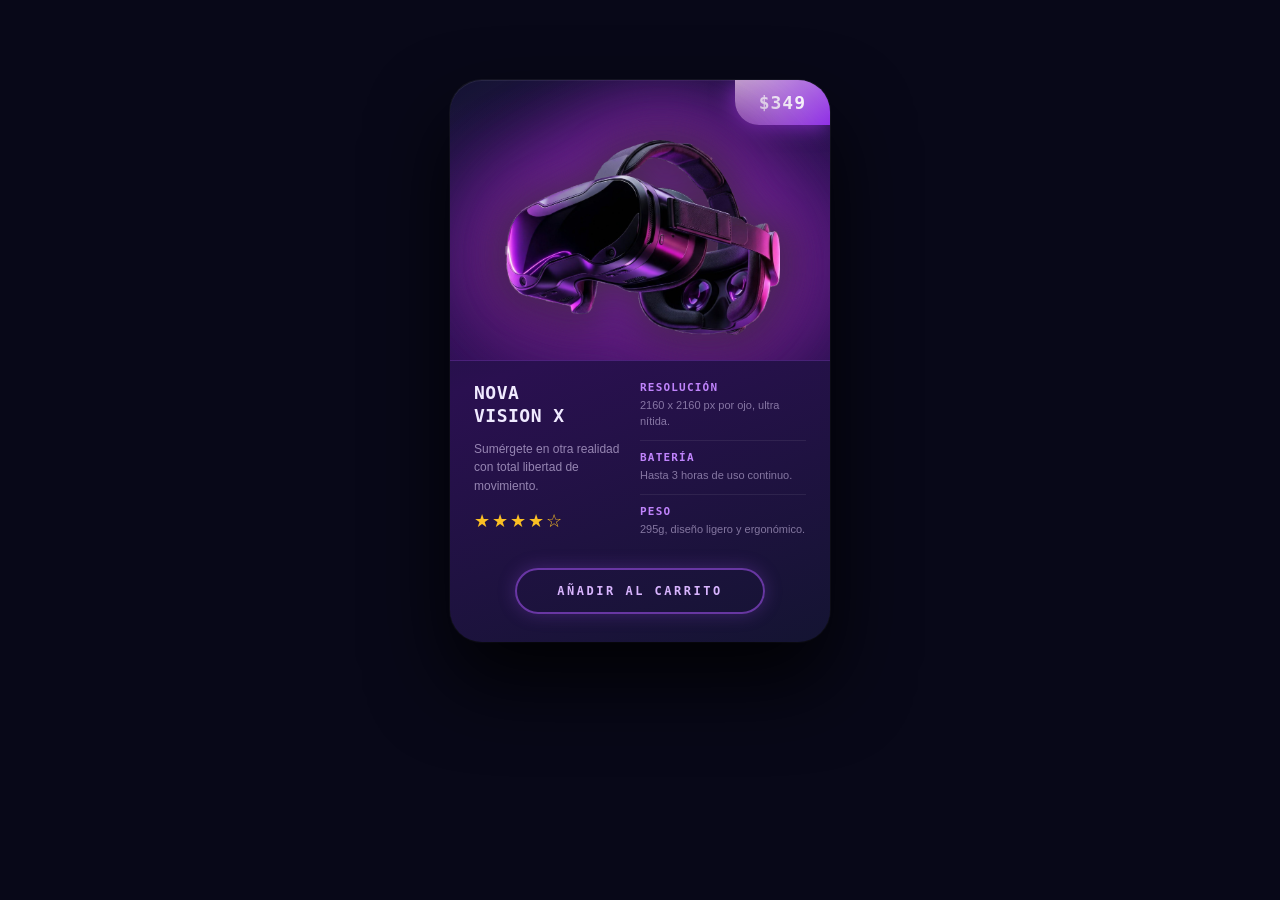
<file: TARJETA PRODUCTO/tarjeta producto.html>
<!DOCTYPE html>
<html lang="es">

<head>
    <meta charset="UTF-8">
    <title>GAFAS VR - GRANDE</title>

    <style>
        * {
            margin: 0;
            padding: 0;
            box-sizing: border-box;
        }

        body {
            background: #080818;
            min-height: 100vh;
            text-align: center;
            padding: 80px 20px;
            font-family: "Trebuchet MS", "Century Gothic", sans-serif;
        }

        .tarjeta {
            width: 380px; 
            background: linear-gradient(160deg, #141432 0%, #2a1050 45%, #141432 100%);
            border-radius: 32px; 
            overflow: hidden;
            margin: 0 auto;
            box-shadow:
                0 40px 80px rgba(0, 0, 0, 0.85),
                0 0 0 1px rgba(255, 255, 255, 0.06),
                inset 0 1px 0 rgba(255, 255, 255, 0.08);
        }

        .imagen {
            padding: 0 0 70px 0;
            background: radial-gradient(ellipse 130% 90% at 55% 65%,
                    rgba(210, 60, 255, 0.28) 0%,
                    rgba(140, 40, 200, 0.12) 45%,
                    transparent 75%);
            overflow: hidden;
        }

        .precio {
            float: right;
            background: linear-gradient(135deg, #d4b9d8, #9333ea);
            color: #fff;
            font-family: "Century Gothic", "Futura", monospace;
            font-weight: 900;
            font-size: 18px; 
            padding: 12px 24px; 
            border-radius: 0 0 0 24px;
            letter-spacing: 1px;
            box-shadow: -4px 4px 20px rgba(180, 60, 255, 0.6);
        }

        .gafas {
            width: 280px; 
            height: 210px; 
            object-fit: cover;
            filter:
                drop-shadow(0 0 18px rgb(69, 42, 73)) 
                drop-shadow(0 0 40px rgba(180, 40, 255, 0.7)) 
                drop-shadow(0 8px 20px rgba(0, 0, 0, 0.6));
            padding-top: 15px;
            text-align: center;
            margin: 0 auto;
        }

        .info {
            padding: 20px 24px 14px; 
            border-top: 1px solid rgba(180, 80, 255, 0.25);
            overflow: hidden;
        }

        .col-izq {
            float: left;
            width: 46%; 
            text-align: left;
        }

        .nombre-pro {
            font-family: "Century Gothic", "Futura", monospace;
            font-size: 18px; 
            font-weight: 900;
            color: #f0eaff;
            text-transform: uppercase;
            line-height: 1.3;
            margin-bottom: 12px;
            letter-spacing: 0.5px;
        }

        .prodct-descrp {
            font-size: 12px; 
            color: rgba(210, 195, 235, 0.65);
            line-height: 1.55;
            margin-bottom: 14px;
        }

        .estrellas {
            font-size: 18px; 
            color: #fbbf24;
            letter-spacing: 2px;
        }

        .col-der {
            float: right;
            width: 50%;
            text-align: left;
        }

        
        .fila-carct {
            padding-bottom: 10px;
            margin-bottom: 10px;
            border-bottom: 1px solid rgba(255, 255, 255, 0.07);
        }

        .ultima-carct {
            border-bottom: none;
            margin-bottom: 0;
            padding-bottom: 0;
        }

        .titl-carct {
            font-family: "Century Gothic", "Futura", monospace;
            font-size: 11px; 
            font-weight: 700;
            color: #c084fc;
            text-transform: uppercase;
            letter-spacing: 1.2px;
            margin-bottom: 4px;
        }

        .text-carct {
            font-size: 11px; 
            color: rgba(200, 185, 225, 0.6);
            line-height: 1.45;
        }

        
        .btn {
            clear: both;
            padding: 16px 24px 28px;
        }

        .btn-tarjt {
            background: transparent;
            color: #d8b4fe;
            border: 2px solid rgba(168, 85, 247, 0.55); 
            border-radius: 50px;
            padding: 14px 40px; 
            font-family: "Century Gothic", "Futura", monospace;
            font-size: 12px; 
            font-weight: 700;
            letter-spacing: 2.5px;
            text-transform: uppercase;
            cursor: pointer;
            box-shadow: 0 0 18px rgba(168, 85, 247, 0.25);
            transition: box-shadow 0.3s, border-color 0.3s, color 0.3s;
        }

        .btn-efct:hover {
            border-color: rgba(217, 70, 239, 0.9);
            color: #fff;
            box-shadow: 0 0 30px rgba(200, 60, 255, 0.55);
        }
    </style>
</head>

<body>

    <div class="tarjeta">

        <div class="imagen">
            <span class="precio">$349</span>
            <div class="gafas">
                <img class="gafas" src="img/gafas.png" alt="Gafas VR">
            </div>
        </div>

        <div class="info">

            <div class="col-izq">
                <h2 class="nombre-pro">Nova<br>Vision X</h2>
                <p class="prodct-descrp">Sumérgete en otra realidad con total libertad de movimiento.</p>
                <div class="estrellas">★★★★☆</div>
            </div>

            <div class="col-der">
                <div class="fila-carct">
                    <div class="titl-carct">Resolución</div>
                    <div class="text-carct">2160 x 2160 px por ojo, ultra nítida.</div>
                </div>
                <div class="fila-carct">
                    <div class="titl-carct">Batería</div>
                    <div class="text-carct">Hasta 3 horas de uso continuo.</div>
                </div>
                <div class="fila-carct ultima-carct">
                    <div class="titl-carct">Peso</div>
                    <div class="text-carct">295g, diseño ligero y ergonómico.</div>
                </div>
            </div>

        </div>

        <div class="btn">
            <button class="btn-tarjt btn-efct">Añadir al carrito</button>
        </div>

    </div>

</body>

</html>
</file>
<file: styles.css>
:root {
  --morado: #7c3aed;
  /* color principal morado */
  --morado-osc: #4c1d95;
  /* morado oscuro para degradados */
  --morado-cla: #ede9fe;
  /* morado claro para fondos claros */
  --verde: #059669;
  /* color secundario verde */
  --naranja: #d97706;
  /* color terciario naranja */
  --rosa: #db2777;
  --azul: #2563eb;
  --oscuro: #0f0f1a;
  /* fondo oscuro */
  --oscuro-med: #1a1a2e;
  /* fondo oscuro medio */
  --oscuro-sua: #16213e;
  /* fondo secciones oscuras */
  --texto-cla: #e2e8f0;
  /* texto claro sobre fondos oscuros */
  --texto-sua: #94a3b8;
  /* texto suave secundario */
  --blanco: #ffffff;
  /* blanco puro */
  --gris-cla: #f1f5f9;
  /* fondo gris muy claro */
}

/* -- Formato general -- */
* {
  margin: 0;
  padding: 0;
  box-sizing: border-box;
}

/* -- Cuerpo -- */
html,
body {
  height: 100vh;
  overflow: hidden;
  font-family: 'DM Sans', 'Segoe UI', sans-serif;
  background: var(--oscuro);
  color: var(--texto-cla);
}

/* -- Limpiar floats -- */
.limpiar {
  clear: both;
  /* limpiar los floats anteriores */
}

/* -- Contenedor centrado -- */
.contenedor {
  max-width: 1100px;
  margin: 0 auto;
  padding: 0 40px;
  overflow: hidden;
}

/* -- Nav siempre Fijo -- */
.nav {
  background: rgba(15, 15, 26, 0.97);
  padding: 18px 48px;
  overflow: hidden;
  border-bottom: 1px solid rgba(124, 58, 237, 0.3);
}

.nav-logo {
  float: left;
  font-family: 'Syne', sans-serif;
  font-size: 20px;
  font-weight: 400;
  color: var(--texto-cla);
  line-height: 1.2;
  letter-spacing: 0.5px;
  vertical-align: center;
}

.nav-sena {
  width: 32px;
  vertical-align: middle;
  margin-right: 10px;
  opacity: 0.85;
}

.nav-logo strong {
  color: var(--morado);
  font-weight: 800;
}

.nav-enlaces {
  float: right;
  line-height: 1.8;
}

.nav-enlaces a {
  color: var(--texto-sua);
  text-decoration: none;
  margin-left: 32px;
  font-size: 14px;
  font-weight: 500;
  letter-spacing: 0.5px;
  transition: color 0.2s;
}

.nav-enlaces a:hover {
  color: var(--morado);
}

/*-- Main que hace Scroll --*/
.contenido {
  height: calc(100vh - 57px);
  overflow-y: auto;
}

/*-- Seccion Yo --*/
.yo {
  background: linear-gradient(135deg, var(--oscuro) 0%, var(--oscuro-sua) 50%, var(--morado-osc) 100%);
  padding: 100px 48px 50px;
  text-align: center;
  overflow: hidden;
  border-bottom: 1px solid rgba(124, 58, 237, 0.2);
}

.yo-etiq-grande {
  background: rgba(124, 58, 237, 0.15);
  color: var(--morado);
  border: 1px solid rgba(124, 58, 237, 0.4);
  padding: 6px 20px;
  border-radius: 50px;
  font-size: 26px;
  letter-spacing: 2px;
  text-transform: uppercase;
  font-weight: 1000;
}


.yo-cuerpo {
  max-width: 700px;
  margin: 0 auto;
  padding-top: 3px
}

.yo-titulo {
  font-family: 'Syne', sans-serif;
  font-size: 90px;
  font-weight: 400;
  line-height: 1.1;
  color: var(--texto-cla);
  margin-bottom: 1px;
  margin-top: 15px;
  letter-spacing: -1px;
}

.yo-titulo strong {
  color: var(--morado);
  font-weight: 800;
}

.yo-desc {
  font-size: 25px;
  color: var(--texto-sua);
  line-height: 1.7;
  margin-bottom: 10px;
  margin-top: 10px;
  max-width: 520px;
  margin-left: auto;
  margin-right: auto;
}

.yo-botones {
  margin-top: -35px;
  margin-bottom: 15px;
  height: 60px;
  align-content: center; 
}

.boton-principal {
  background: var(--morado);
  color: var(--blanco);
  text-decoration: none;
  padding: 14px 32px;
  border-radius: 50px;
  font-weight: 600;
  font-size: 25px;
  margin-right: 12px;
  box-shadow: 0 0 30px rgba(124, 58, 237, 0.5);
  transition: box-shadow 0.3s, background 0.3s;
}

.boton-principal:hover {
  background: #6d28d9;
  box-shadow: 0 0 40px rgba(124, 58, 237, 0.8);
}

.boton-secundario {
  background: transparent;
  color: var(--texto-cla);
  text-decoration: none;
  padding: 13px 32px;
  border-radius: 50px;
  font-weight: 500;
  font-size: 25px;
  border: 1px sollid rgba (255, 255, 255, 0.2);
  transition: border-color 0.3s, color 0, 3s;
}

.boton-secundario:hover {
  border-color: var(--morado);
  color: var(--morado);
}

/* chips de tecnologías */
.yo-chips {
  margin-top: 8px;
}

.chip {
  background: rgba(255, 255, 255, 0.07);
  color: var(--texto-sua);
  border: 1px solid rgba (255, 255, 255, 0.1);
  padding: 6px 16px;
  border-radius: 50px;
  font-size: 20px;
  margin: 4px;
}

/*-- Sobre mí --*/
.sobre-mi {
  background: var(--oscuro-med);
  padding: 80px 0;
}

.sobre-izq {
  float: left;
  width: 35%;
  text-align: center;
  padding-top: 20px;
}

.avatar-foto {
  width: 300px;
  height: 300px;
  border-radius: 50%;
  object-fit: cover;
  border: 4px solid var(--morado);
  margin: 0 auto;
  box-shadow: 0 0 50px rgba(124, 58, 237, 0.4);
}

.sobre-der {
  float: right;
  width: 60%;
  padding-left: 20px;
}

/*-- Etiqueta pequeña de sección -- */
.etiqueta-seccion {
  color: var(--morado);
  font-size: 27px;
  font-weight: 700;
  letter-spacing: 3px;
  text-transform: uppercase;
}

.etiqueta-seccion.centrado {
  text-align: center;
}

.titulo-section {
  font-family: 'Syne', sans-serif;
  font-size: 38px;
  font-weight: 700;
  color: var(--texto-cla);
  margin: 10px 0 20px;
  line-height: 1.2;
}

.titulo-section.centrado {
  text-align: center;
}

.subtitulo-seccion {
  color: var(--texto_sua);
  font-size: 25px;
  margin-bottom: 40px;
}

.subtitulo-seccion.centrado {
  text-align: center;
}

.sobre-texto {
  color: var(--texto-sua);
  font-size: 20px;
  line-height: 1.8;
  margin-bottom: 16px;
}

.sobre-texto strong {
  color: var(--texto-cla);
}

/*-- Barras de habilidades --*/
.habilidades {
  margin-top: 24px;
}

.habilidad {
  margin-bottom: 16px;
  overflow: hidden;
}

.habilidades-nombre {
  font-size: 13px;
  font-weight: 600;
  color: var(--texto-cla);
  letter-spacing: 1px;
  text-transform: uppercase;
}

.barra-wrap {
  background: rgba(255, 25, 255, 0.08);
  border-radius: 50px;
  height: 6px;
  margin-top: 8px;
  overflow: hidden;
}

.barra {
  background: linear-gradient(90deg, var(--morado), #a855f7);
  height: 6px;
  border-radius: 50px;
}

.barra-verde {
  background: linear-gradient(90deg, var(--verde), #34d399);
}

.barra-amarilla {
  background: linear-gradient(90deg, var(--naranja), #fbbf24);
}

/*-- Proyectos --*/
.proyectos-seccion {
  background: var(--oscuro);
  padding: 80px 0;
}

.grilla-proyectos {
  overflow: hidden;
  margin-top: 8px;
}

.tarjeta {
  float: left;
  width: 31%;
  margin-right: 3%;
  margin-bottom: 30px;
  background: var(--oscuro-med);
  border-radius: 16px;
  overflow: hidden;
  border: 1px solid rgba(255, 255, 255, 0.06);
  transition: transform 0.3s, box-shadow 0.3s;
}

.tarjeta:nth-child(3n) {
  margin-right: 0;
}

.tarjeta:hover {
  transform: translateY(-8px);
  box-shadow: 0 20px 40px rgba(0, 0, 0, 0.4);
}

.tarjeta-imagen {
  height: 160px;
  text-align: center;
  padding-top: 28px;
  overflow: hidden;
}

.tarjeta-numero {
  font-family: 'Syne', sans-serif;
  font-size: 52px;
  font-weight: 800;
  color: rgba(255, 255, 255, 0.15);
  float: left;
  margin-left: 16px;
  line-height: 1;
}

.tarjeta-icono {
  font-size: 48px;
  line-height: 1;
  float: right;
  margin-right: 20px;
  filter: dro-shadow(0 4px 12px rbga(0, 0, 0, 0.3));
}

/*-- Degradados de cada tarjeta --*/
.degradado-morado {
  background: linear-gradient(135deg, #4c1d95, #7c3aed);
}

.degradado-verde {
  background: linear-gradient(135deg, #064e3b, #059669);
}

.degradado-naranja {
  background: linear-gradient(135deg, #78350f, #d97706);
}

.degradado-rosa {
  background: linear-gradient(135deg, #831843, #db2777);
}

.degradado-azul {
  background: linear-gradient(135deg, #1e3a8a, #2563eb);
}

.degradado-gris {
  background: linear-gradient(135deg, #1f2937, #374151);
}

/*-- Cuerpo de la tarjeta --*/
.tarjeta-cuerpo {
  padding: 20px 20px 24px;
  clear: both;
}

.tarejta-tag {
  font-size: 11px;
  font-weight: 700;
  letter-spacing: 1.5px;
  text-transform: uppercase;
  padding: 4px 12px;
  border-radius: 50px;
  margin-bottom: 10px;
}

/*-- Colores de los tags --*/
.tag-basico {
  background: rgba(124, 58, 237, 0.2);
  color: #a78bfa;
}

.tag-intermedio {
  background: rgba(5, 150, 105, 0.2);
  color: #34d399;
}

.tag-pronto {
  background: rgba(107, 114, 128, 0.2);
  color: #9ca3af;
}

.tarjeta-titulo {
  font-family: 'Syne', sans-serif;
  font-size: 18px;
  font-weight: 700;
  color: var(--texto-cla);
  margin: 10px 0 10px;
}

.tarjeta-desc {
  font-size: 13px;
  color: var(--texto-sua);
  line-height: 1.6;
  margin-bottom: 18px;
}

.tarjeta-boton {
  color: var(--morado);
  text-decoration: none;
  font-size: 13px;
  font-weight: 700;
  letter-spacing: 0.5px;
  border-bottom: 1px solid rbga(124, 58, 237, 0.3);
  transition: border-color 0.2s, color 0.2s;
}

.tarjeta-boton:hover {
  color: #a78bfa;
  border-color: #a78bfa;
}

.boton-desactivado {
  color: var(--texto-sua);
  font-size: 13px;
  font-weight: 700;
  cursor: not-allowed;
  border-bottom: 1px solid rgba(107, 114, 128, 0.2);
}

/*-- Frase --*/
.frase-seccion {
  background: linear-gradient(135deg, var(--morado-osc),
      var(--morado));
  padding: 80px 0;
  text-align: center;
}

.frase-grande {
  font-family: 'Syne', sans-serif;
  font-size: 28px;
  font-weight: 600;
  color: var(--blanco);
  line-height: 1.5;
  max-width: 700px;
  margin: 0 auto 20px;
  font-style: italic;
}

.frase-autor {
  color: rgba(255, 255, 255, 0.6);
  font-size: 20px;
  font-style: normal;
  letter-spacing: 1px;
}

/*-- Footer --*/
.pie {
  background: var(--oscuro);
  padding: 48px 0;
  text-align: center;
  border-top: 1px solid rgba(124, 58, 237, 0.2);
}

.pie-nombre {
  font-family: 'Syne', sans-serif;
  font-size: 20px;
  color: var(texto-cla);
  margin-bottom: 8px;
}

.pie-nombre strong {
  color: var(--morado);
}

.pie-programa {
  color: var(--texto-sua);
  font-size: 14px;
  margin-bottom: 12px;
  letter-spacing: 1px;
}

.pie-copy {
  color: rgba(255, 255, 255, 0.3);
  font-size: 13px;
}
</file>
<file: factura/styles.css>
* {
  margin: 0;
  padding: 0;
  box-sizing: border-box;
}

/* PÁGINA Y FONDO */
body {
  background-color: #d6d6d6;
  font-family: Arial, sans-serif;
  display: flex;
  justify-content: center;
  align-items: center;
  min-height: 100vh;
  padding: 30px;
}

.pagina {
  display: flex;
  justify-content: center;
  align-items: center;
}

/* CONTENEDOR PRINCIPAL DE LA FACTURA */
.factura {
  background-color: #ffffff;
  width: 100%;
  box-shadow: 0 5px 25px rgba(0, 0, 0, 0.25);
}

/* SECCIÓN 1: ENCABEZADO OSCURO */
.encabezado {
  background-color: #2b2b3a;
  display: flex;
  justify-content: space-between;
  align-items: center;
  padding: 35px 30px 25px 30px;
}

/* Logo + nombre empresa */
.logo-empresa {
  display: flex;
  align-items: center;
  gap: 12px;
}

.icono-logo {
  width: 36px;
  height: 36px;
  display: flex;
  align-items: center;
  justify-content: center;
}

.texto-empresa {
  display: flex;
  flex-direction: column;
  gap: 2px;
}

.nombre-empresa {
  color: #ffffff;
  font-size: 30px;
  font-weight: bold;
  letter-spacing: 0.5px;
}

.slogan-empresa {
  color: #aaaaaa;
  font-size: 14px;
  letter-spacing: 2px;
}

/* Título FACTURA a la derecha */
.titulo-factura {
  display: flex;
  align-items: center;
}

.palabra-factura {
  color: #e8537a;
  font-size: 32px;
  font-weight: bold;
  letter-spacing: 4px;
}

/* BARRA ROSA DECORATIVA */
.barra-rosa {
  height: 4px;
  background-color: #e8537a;
  width: 100%;
}

/* SECCIÓN 2: DATOS - 3 CAJAS (GRID) */
.seccion-datos {
  background-color: #2b2b3a;
  display: grid;
  grid-template-columns: 33% 32% 34%;
  padding: 20px 30px 20px 35px;
}

/* Caja izquierda: datos del cliente */
.caja-cliente {
  display: flex;
  flex-direction: column;
  gap: 3px;
}

.caja-cliente p.nombre-cliente {
  margin-top: 5px;
}

.etiqueta-dato {
  font-size: 20px;
  font-weight: bold;
  color: #ffffff;
  margin-bottom: 3px;
}

.nombre-cliente {
  font-size: 15px;
  font-weight: bold;
  color: #ffffff;
}

.direccion-cliente {
  font-size: 12px;
  color: #ffffff;
  line-height: 1.5;
}

/* Caja del centro: vacía para separar */
.caja-vacia {
  padding: 0;
  /* solo ocupa el espacio en el grid */
}

/* Caja derecha: número y fecha */
.caja-numero {
  display: flex;
  flex-direction: column;
  justify-content: center;
  gap: 6px;
}

.fila-numero {
  display: flex;
  gap: 10px;
  align-items: center;
}

.etiqueta-numero {
  font-size: 15px;
  font-weight: bold;
  color: #ffffff;
  min-width: 65px;
}

.valor-numero {
  padding-left: 3vh;
  font-size: 12px;
  color: #ffffff;
}

.valor-numero1 {
  padding-left: 3vh;
  font-size: 13px;
  color: #ffffff;
}
/*SECCIÓN 3: TABLA DE PRODUCTOS*/

.tabla-productos {
  width: 100%;
  border-collapse: collapse;
}

/* Encabezado de la tabla */
.fila-encabezado-tabla {
  background-color: #eeeeee;
}

.col {
  padding: 0px 5px;
}
.col1 {
  border-bottom: 1px solid white;
  padding: 0px 12px;
}

.col-numero {
  text-align: left;
  padding-left: 15px;
  text-align: left;
  font-size: 14px;
  font-weight: bold;
  color: #333333;
  text-transform: uppercase;
  letter-spacing: 0.5px;
  width: 50px;
}

.col-descripcion {
  padding: 20px 10px;
  text-align: left;
  font-size: 14px;
  font-weight: bold;
  color: #333333;
  text-transform: uppercase;
  letter-spacing: 0.5px;
}

.col-precio {
  padding: 20px 10px;
  text-align: right;
  font-size: 14px;
  font-weight: bold;
  color: #333333;
  text-transform: uppercase;
  letter-spacing: 0.5px;
  width: 80px;
}

.col-cantidad {
  padding: 20px 10px;
  text-align: right;
  font-size: 14px;
  font-weight: bold;
  color: #333333;
  text-transform: uppercase;
  letter-spacing: 0.5px;
  width: 50px;
}

.col-total {
  padding: 20px 30px 20px 10px;
  text-align: right;
  font-size: 14px;
  font-weight: bold;
  color: #333333;
  text-transform: uppercase;
  letter-spacing: 0.5px;
  width: 80px;
}

/* Filas de productos */
.fila-producto {
  border-bottom: 1px solid #eeeeee;
}

.celda-numero {
  padding: 14px 10px 14px 20px;
  font-size: 15px;
  color: #888888;
  text-align: left;
}

.celda-descripcion {
  padding: 14px 10px;
  font-size: 15px;
  color: #444444;
  text-align: left;
}

.celda-precio {
  padding: 14px 10px;
  font-size: 15px;
  color: #444444;
  text-align: right;
}

.celda-cantidad {
  padding: 14px 10px;
  font-size: 15px;
  color: #444444;
  text-align: center;
}

.celda-total {
  padding: 14px 30px 14px 10px;
  font-size: 15px;
  color: #444444;
  text-align: right;
}

/* Fila vacía al final de la tabla */
.fila-vacia {
  border-bottom: 1px solid #eeeeee;
}

.fila-vacia .celda-numero,
.fila-vacia .celda-descripcion,
.fila-vacia .celda-precio,
.fila-vacia .celda-cantidad,
.fila-vacia .celda-total {
  padding: 14px 10px;
  height: 46px;
}

/* SECCIÓN 4: PIE - PAGO Y TOTALES (GRID) */
.seccion-pie {
  display: grid;
  grid-template-columns: 1fr 1fr;
  padding: 20px 30px;
  gap: 7vh;
  margin-top: 5px;
}

/* Caja izquierda: información de pago */
.gracias-texto {
  font-weight: 900;
  font-size: 14px;
  color: #444444;
  margin-bottom: 8px;
}

.titulo-pago {
  font-size: 14px;
  font-weight: 900;
  color: #333333;
  margin-top: 4px;
  margin-bottom: 4px;
}

.datos{ 
display: grid;
  grid-template-columns: 1fr 1fr;
}
.dato-pago {
  font-size: 13px;
  color: #666666;
  line-height: 1.8;
}

.dato-pago1 {
  font-size: 13px;
  color: #666666;
  line-height: 1.8;
}
/* Caja derecha: subtotal, impuesto, total */
.caja-totales {
  float: right;
  display: flex;
  flex-direction: column;
  gap: 5px;
}

.fila-subtotal1 {
  display: flex;
  align-items: center;
  justify-content: space-between;
}

.fila-subtotal2 {
  display: flex;
  align-items: center;
}

.etiqueta-total {
  padding-left: 6vh;
  font-size: 14px;
  font-weight: 900;
  color: #555555;
}

.valor-total {
  font-size: 14px;
  font-weight: 900;
  color: #444444;
}

.valor-total1 {
  font-size: 14px;
  font-weight: 900;
  color: #444444;
  padding-left: 10vh;
}

.linea-total {
  padding: 1px 70px;
  margin-top: 1vh;
  margin-left: 5vh;
  float: left;
  background-color: black;
}

.fila-gran-total {
  display: flex;
  align-items: center;
  justify-content: space-between;
}

.etiqueta-gran-total {
  padding-left: 6vh;
  font-size: 16px;
  font-weight: bold;
  color: #222222;
}

.valor-gran-total {
  font-size: 16px;
  font-weight: bold;
  color: #222222;
}

/* SECCIÓN 5: TÉRMINOS Y FIRMA (GRID) */
.seccion-terminos {
  display: grid;
  grid-template-columns: 1fr;
  padding: 5px 30px 30px;
  gap: 20px;
  align-items: flex-end;
}

/* Caja de términos */

.caja-terminos {
  width: 35vh;
}

.linea-terminos {
  padding: 1px 80px;
  float: left;
  background-color: black;
}

.titulo-terminos {
  font-size: 14px;
  font-weight: bold;
  color: #333333;
  margin: 2vh 0px 2px;
}

.texto-terminos {
  font-size: 11.5px;
  color: #999999;
  line-height: 1.6;
}

/* Caja de firma */
.caja-firma {
  float: left;
  display: flex;
  flex-direction: column;
  align-items: flex-end;
  flex-wrap: wrap;
align-content: stretch;
  gap: 6px;
  margin-right: 2.5vh;
}

.linea-firma {
  width: 25vh;
  border-top: 1px solid #333333;
}

.texto-firma {
  font-weight: 900;
 text-align: center;
  font-size: 14px;
  color: #555555;
}

/* BARRA OSCURA DECORATIVA */
.barra-oscura {
  height: 15px;
  background-color: #2b2b3a;
  width: 100%;
}


/* RESPONSIVIDAD */
@media (max-width: 1200px) and (min-width: 769px) {
  .pagina {
    width: 100%;
  }

  .factura {
    width: 90%;
    max-width: 650px;
  }

  .seccion-datos {
    grid-template-columns: 35% 34% 33%;
  }

.fila-numero {
 justify-content: space-between;
}

.valor-numero1 {
  padding-right: 6.5vh;
}
.valor-total1 {
  padding-left: 14vh;
}

.seccion-pie {
    gap: 11vh;
  }

  .caja-terminos {
    width: 55vh;
  }

  .linea-firma {
    width: 27vh;
  }
}

@media (max-width: 768px) and (min-width: 660px) {

  body {
    padding: 10px;
  }

  .factura {
    width: 100%;
    max-width: 700px;
  }

  .encabezado {
    text-align: center;
    gap: 15px;
  }

  .seccion-datos {
   grid-template-columns: 33% 34% 32%;
    text-align: left;
  }

.fila-numero {
 justify-content: space-between;
}


.valor-numero1 {
  padding-right: 6.5vh;
}

  .valor-total1 {
    padding-left: 13vh;
  }

 .seccion-pie {
  grid-template-columns: 1fr 1fr;
    gap: 11vh;
  }

  .fila-subtotal {
    justify-content: center;
  }

.linea-total {
  width: 40vh;
}

.seccion-terminos{
  display: grid;
  gap:30px;
}

.caja-terminos {
  width: 55vh;
}

.titulo-terminos {
  margin-top: 15px;
}

  .texto-firma {
  text-align: center;
}

.linea-firma {
  width: 30vh;

}

}

@media (max-width: 659px) and (min-width: 500px) {

body {
  display: block;
}

  .factura {
    width: 95%;
    
  }

  .encabezado {
    flex-direction: column-reverse;
    text-align: center;
    gap: 12px;
  }

  .logo-empresa {
    justify-content: center;
  }

 .seccion-datos {
  grid-template-columns: 55% 45%; 
  padding: 27px;
}

  .caja-cliente {
  grid-column: 1 / 2;
  text-align: left;
}

  .caja-vacia {
    padding: 0;
  }

  .caja-numero {
  grid-column: 2 / 3;
  align-items: right;
}

  .fila-numero {
  flex-direction: row;
  justify-content: space-between;
}

.valor-numero1 {
  padding-right: 6.5vh; 
}

  .etiqueta-numero {
    min-width: auto;
  }

  .valor-numero,
  .valor-numero1 {
    padding-left: 0;
  }

  .seccion-tabla {
  width: 100%;
  overflow-x: auto;
}

.tabla-productos {
  min-width: 600px; 
  width: 100%;
}

 .seccion-pie {
  display: grid;
  grid-template-columns: 1fr;
  justify-items: center;
}

 .caja-totales {
  grid-row: 1;
}

.caja-pago {
  grid-row: 2;
}

  .fila-subtotal1,
  .fila-subtotal2 {
    display: flex;
    align-items: center;
    justify-content: espace-between;
  }

  .valor-total {
    padding-left: 7vh;
  }

  .valor-total1 {
    margin-left: 6vh;
  }
  
  .etiqueta-total {
    padding-left: 0;
  }

  .linea-total {
    width: clamp(20vh, 25vw, 40vh);
    margin-left: 0;
  }

  .fila-gran-total {
    display: flex;
    justify-content: espace-between;
    gap: clamp(4vw, 6vw, 10vw);
    margin-top: 5px;
  }

  .etiqueta-gran-total {
    padding-left: 0;
  }

.valor-total1 {
  padding-left: 0;  
}

.linea-total {
  width:100%;
}  

  .seccion-terminos {
    display: grid;
    grid-template-columns: 1fr;
    gap: 30%;
    margin-bottom: 30px;
  }

  .caja-terminos {
    width: 75%;
    text-align: left;
    }

  
  .caja-firma {
     display: grid;
    grid-template-columns: 28% 28% 44%;
   
  }

.relleno {
  width: 100%;
}

    .linea-firma {
    width: 100%;    
  }

}

@media (max-width: 500px) {

  body {
    display: block;
    padding: 5px;
  }

  .factura {
    width: 95%;
    margin: 0 auto; 
  }

  /* ENCABEZADO */
  .encabezado {
    flex-direction: column-reverse;
    text-align: center;
    gap: 10px;
  }

  .logo-empresa {
    justify-content: center;
  }

  /* SECCION DATOS  */
  .seccion-datos {
    grid-template-columns: 1fr;
    padding: 25px;
    gap: 10px;
  }

  .caja-cliente {
    text-align: left;
  }

  .caja-numero {
    display: grid;
    grid-template-columns: 1fr;
      justify-items: right;
      gap: 5px;
  }

  .fila-numero {
    display: flex;
    justify-content: space-between;
  }

  .valor-numero {
    padding-left: 2;
  }

  .valor-numero1 {
    padding-right: 6.5vh; 
   
  }

  /* TABLA */
  .seccion-tabla {
    width: 100%;
    overflow-x: auto;
  }

  .tabla-productos {
    min-width: 600px; 
    width: 100%;
  }

.seccion-pie {
  display: grid;
  grid-template-columns: 1fr;
  justify-items: center;
}

 .caja-totales {
  grid-row: 1;
}

.caja-pago {
  grid-row: 2;
}

  .fila-subtotal1,
  .fila-subtotal2 {
    display: flex;
    align-items: center;
    justify-content: espace-between;
  }

  .valor-total {
    padding-left: 7vh;
  }

  .valor-total1 {
    padding-left: 6vh;
  }
  
  .etiqueta-total {
    padding-left: 0;
  }

  .etiqueta-gran-total {
    padding-left: 0;
  }

 .linea-total {
    width: 100%;
    margin-left: 0;
  }

  /* TERMINOS */
  .seccion-terminos {
    display: grid;
    grid-template-columns: 1fr;
    gap: 30%;
  }

  .caja-terminos {
    /*modificar donde llegue a ocupar menos del 100% del ancho disponible*/
    width: 100%;
    text-align: left;
  }

 .caja-firma {
     display: grid;
     justify-items: right;
    grid-template-columns: 15% 15% 70%;
   margin-bottom: 40px;
  }

.relleno {
  width: 100%;
}

    .linea-firma {
    width: 75%;    
  }

}

@media (max-width: 400px) {

  .seccion-terminos {
    gap: 50px;
  }
 .caja-firma {
     display: grid;
     justify-items: right;
    grid-template-columns: 5% 5% 90%;
   margin-bottom: 8px;
  }

.relleno {
  width: 100%;
}
.seccion-pie {
  display: grid;
  grid-template-columns: 1fr;
  justify-items: center;
}

 .caja-totales {
  grid-row: 1;
}

.caja-pago {
  grid-row: 2;
}

  .fila-subtotal1,
  .fila-subtotal2 {
    display: flex;
    align-items: center;
    justify-content: espace-between;
  }

  .valor-total {
    padding-left: 7vh;
  }

  .valor-total1 {
    padding-left: 6vh;
  }
  
  .etiqueta-total {
    padding-left: 0;
  }

  .etiqueta-gran-total {
    padding-left: 0;
  }

 .linea-total {
    width: 100%;
    margin-left: 0;
  }
}
</file>
<file: Tienda de ropa/styles.css>
:root {
    --color-oscuro: #1f1f24;
    --color-oscuro-2: #2a2a30;
    --color-blanco: #ffffff;
    --color-texto: #333;
    --color-texto-claro: #b8b8b8;
    --color-naranja: #ff6a3d;
    --color-turquesa: #b8e6e1;
    --color-azul-medio: #5a8fb0;
    --color-coral: #e87a5d;
    --color-amarillo: #f1c40f;
    --color-gris-suave: #f5f5f5;
    --color-gris-borde: #e5e5e5;
    --fuente-principal: 'Segoe UI', Tahoma, Geneva, Verdana, sans-serif;
    --fuente-titulos: 'Georgia', serif;
    --transicion: all 0.3s ease;
  }

  /*RESET*/
  * { margin: 0; padding: 0; box-sizing: border-box; }
  html { scroll-behavior: smooth; }
  body {
    font-family: var(--fuente-principal);
    color: var(--color-texto);
    line-height: 1.5;
    background: var(--color-blanco);
  }
  img { max-width: 100%; display: block; }
  a { text-decoration: none; color: inherit; }
  ul { list-style: none; }
  button, input { font-family: inherit; border: none; outline: none; }

  .contenedor {
    max-width: 1280px;
    margin: 0 auto;
    padding: 0 20px;
  }

  /*ENCABEZADO SUPERIOR*/
  .encabezado-superior {
    background: var(--color-oscuro);
    color: var(--color-blanco);
    padding: 18px 0;
  }
  .encabezado-contenido {
    display: grid;
    grid-template-columns: 1fr auto 1fr;
    align-items: center;
    gap: 30px;
  }
  .barra-busqueda {
    display: flex;
    align-items: center;
    background: var(--color-oscuro-2);
    border-radius: 30px;
    padding: 8px 16px;
    max-width: 320px;
  }
  .barra-busqueda input {
    flex: 1;
    background: transparent;
    color: var(--color-blanco);
    padding: 6px 8px;
    font-size: 14px;
  }
  .barra-busqueda input::placeholder { color: var(--color-texto-claro); }
  .icono-busqueda { color: var(--color-texto-claro); font-size: 16px; }

  .logotipo-central {
    font-family: var(--fuente-titulos);
    font-size: 28px;
    font-weight: bold;
    letter-spacing: 4px;
    text-align: center;
  }

  .enlaces-usuario {
    display: flex;
    justify-content: flex-end;
    gap: 25px;
    align-items: center;
  }
  .enlaces-usuario a {
    display: flex;
    align-items: center;
    gap: 6px;
    font-size: 14px;
    transition: var(--transicion);
  }
  .enlaces-usuario a:hover { color: var(--color-naranja); }

  /*MENÚ NAVEGACIÓN*/
  .menu-navegacion {
    background: var(--color-blanco);
    border-bottom: 1px solid var(--color-gris-borde);
    padding: 18px 0;
  }
  .menu-lista {
    display: flex;
    justify-content: center;
    gap: 50px;
  }
  .menu-lista a {
    font-size: 14px;
    font-weight: 600;
    letter-spacing: 1.5px;
    color: var(--color-texto);
    padding: 6px 0;
    position: relative;
    transition: var(--transicion);
  }
  .menu-lista a::after {
    content: '';
    position: absolute;
    left: 0; bottom: 0;
    width: 0; height: 2px;
    background: var(--color-naranja);
    transition: var(--transicion);
  }
  .menu-lista a:hover { color: var(--color-naranja); }
  .menu-lista a:hover::after { width: 100%; }

  /*HERO*/
  .hero {
    display: grid;
    grid-template-columns: 1fr 1fr;
    min-height: 750px;
  }
  .hero-columna {
    display: flex;
    align-items: flex-end;
    justify-content: center;
    padding: 40px;
    position: relative;
    overflow: hidden;
  }
  .hero-izquierda { background: var(--color-turquesa); }
  .hero-derecha { background: var(--color-azul-medio); color: var(--color-blanco); }
  .hero-titulo {
    font-family: var(--fuente-titulos);
    font-size: 42px;
    line-height: 1.1;
    text-align: center;
    margin: 0;
    position: relative;
    z-index: 2;
    color: var(--color-blanco);
    text-shadow: 0 2px 12px rgba(0,0,0,0.45);
  }
  .hero-imagen {
    position: absolute;
    inset: 0;
    width: 100%;
    height: 100%;
    object-fit: contain;
    z-index: 1;
  }
  .hero-columna::before {
    content: '';
    position: absolute;
    inset: 0;
    background: rgba(0,0,0,0.25);
    z-index: 1;
  }


  /*CINTA DE LOGOS*/
  .cinta-logos {
    background: var(--color-blanco);
    padding: 30px 0;
  }
  .logos-lista {
    display: flex;
    justify-content: space-between;
    align-items: center;
    flex-wrap: wrap;
    gap: 25px;
  }
  .logo-marca {
    flex: 1;
    width: 120px;
    text-align: center;
    transition: var(--transicion);
    cursor: pointer;
  }
  .logo-marca:hover { color: var(--color-oscuro); transform: scale(1.1); }

  /*CATEGORÍAS DESTACADAS*/
  .categorias {
    display: grid;
    grid-template-columns: repeat(3, 1fr);
    min-height: 500px;
  }
  .categoria {
    display: flex;
    flex-direction: column;
    align-items: center;
    justify-content: space-between;
    padding: 50px 30px;
    text-align: center;
    transition: var(--transicion);
  }
  .categoria-1 { background: var(--color-naranja); color: var(--color-texto); }
  .categoria-2 { background: var(--color-coral); color: var(--color-texto); }
  .categoria-3 { background: var(--color-amarillo); color: var(--color-texto); }
  .categoria h3 {
    font-family: var(--fuente-titulos);
    font-size: 28px;
    margin-bottom: 8px;
  }
  .categoria-imagen {
    width: 350px;
    height: 400px;
    border-radius: 8px;
    margin-bottom: 25px;
    overflow: hidden;
    transition: var(--transicion);
  }
  .categoria-imagen img {
    width: 100%;
    height: 100%;
    object-fit: cover;
    display: block;
  }
  .categoria:hover .categoria-imagen { transform: translateY(-8px); }
  .btn-categoria {
    background: var(--color-blanco);
    color: var(--color-negro);
    border-radius: 30px;
    padding: 22px 40px;
    font-size: 15px;
    letter-spacing: 2px;
    font-weight: 600;
    cursor: pointer;
    transition: var(--transicion);
  }
  .btn-categoria:hover { background: var(--color-naranja); }

  /*NUESTROS PRODUCTOS*/
  #productos {
    padding: 80px 0;
    background: var(--color-blanco);
  }
  .titulo-seccion {
    text-align: center;
    margin-bottom: 20px;
  }
  .titulo-seccion h2 {
    font-family: var(--fuente-titulos);
    font-size: 36px;
    margin-bottom: 12px;
  }
  .titulo-seccion p {
    color: #888;
    font-size: 14px;
  }
  .filtros-pestanas {
    display: flex;
    justify-content: center;
    gap: 40px;
    margin: 30px 0 40px;
  }
  .filtros-pestanas a {
    padding: 12px 4px;
    font-size: 14px;
    font-weight: 600;
    letter-spacing: 1px;
    color: #888;
    position: relative;
    transition: var(--transicion);
  }
  .filtros-pestanas a.activo,
  .filtros-pestanas a:hover {
    color: var(--color-oscuro);
  }
  .filtros-pestanas a.activo::after {
    content: '';
    position: absolute;
    left: 0; bottom: -1px;
    width: 100%; height: 2px;
    background: var(--color-naranja);
  }

  .grid-productos {
    display: grid;
    grid-template-columns: repeat(4, 1fr);
    gap: 25px;
    margin-bottom: 40px;
  }
  .tarjeta-producto {
    border-radius: 6px;
    overflow: hidden;
    transition: var(--transicion);
    cursor: pointer;
  }
  .tarjeta-producto:hover {
    transform: translateY(-6px);
    box-shadow: 0 10px 25px rgba(0,0,0,0.08);
  }
  .producto-imagen {
    aspect-ratio: 1;
    overflow: hidden;
    transition: var(--transicion);
  }
  .producto-imagen img {
    width: 100%;
    height: 100%;
    object-fit: contain;
    display: block;
    transition: var(--transicion);
  }
  .tarjeta-producto:hover .producto-imagen img { transform: scale(1.05); }
  .producto-info {
    padding: 18px;
    text-align: center;
  }
  .producto-info h4 {
    font-size: 14px;
    font-weight: 500;
    margin-bottom: 6px;
    color: var(--color-texto);
  }
  .producto-precio {
    font-size: 15px;
    font-weight: 700;
    color: var(--color-naranja);
  }
  .contenedor-boton-cargar {
    text-align: center;
  }
  .btn-cargar {
    background: var(--color-oscuro);
    color: var(--color-blanco);
    border-radius: 40px;
    padding: 20px 40px;
    font-size: 13px;
    letter-spacing: 2px;
    font-weight: 600;
    cursor: pointer;
    transition: var(--transicion);
  }
  .btn-cargar:hover { background: var(--color-naranja); }

  /*INSTAGRAM*/
  #instagram {
    background: var(--color-gris-suave);
    padding-top: 80px;
  }
  .grid-instagram {
  display: grid;
  grid-template-columns: repeat(5, 1fr); 
  gap: 0; 
  width: 100%;
}
.imagen-instagram {
  overflow: hidden;
  margin: 0;
  padding: 0;
}
.imagen-instagram img {
  display: block; 
  width: 100%;
  height: 100%;
  object-fit: cover; 
  transition: transform 0.3s ease; 
}
  .imagen-instagram:hover {
    transform: scale(1.05);
    filter: brightness(0.9);
  }

  /*BENEFICIOS*/
  .beneficios {
    background: var(--color-blanco);
    padding: 70px 0;
  }
  .grid-beneficios {
    display: grid;
    grid-template-columns: repeat(3, 1fr);
    gap: 40px;
    text-align: center;
  }
  .beneficio-icono {
    font-size: 44px;
    margin-bottom: 18px;
    color: var(--color-naranja);
  }
  .beneficio h3 {
    font-size: 18px;
    font-weight: 700;
    margin-bottom: 10px;
  }
  .beneficio p {
    font-size: 14px;
    color: #888;
  }

  /*FOOTER*/
  #footer {
    background: var(--color-oscuro);
    color: var(--color-texto-claro);
    padding: 60px 0 0;
  }
  .grid-footer {
    display: grid;
    grid-template-columns: 1fr 1.2fr 1fr;
    gap: 50px;
    padding-bottom: 50px;
  }
  .footer-logo {
    font-family: var(--fuente-titulos);
    color: var(--color-blanco);
    font-size: 26px;
    letter-spacing: 4px;
    margin-bottom: 20px;
  }

.footer-enlaces-doble {
  list-style: none;
  padding: 0;
  margin: 20px 0 0 0; 
  display: grid;
  grid-template-columns: repeat(2, 1fr); 
  gap: 12px 24px; 
}
.footer-enlaces-doble a {
  text-decoration: none;
  color: var(--color-texto-claro); 
  font-size: 14px;
  transition: color 0.3s ease;
}

.footer-enlaces-doble a:hover {
  color: var(--color-blanco);
}
  .footer-titulo {
    color: var(--color-blanco);
    font-size: 16px;
    font-weight: 700;
    margin-bottom: 18px;
    letter-spacing: 1px;
  }
  .formulario-suscripcion p {
    font-size: 14px;
    margin-bottom: 18px;
  }
  .formulario-suscripcion {
    display: flex;
    margin-block: 20px;
  }
  .formulario-suscripcion input {
    flex: 1;
    padding: 12px 16px;
    background: var(--color-oscuro-2);
    color: var(--color-blanco);
    border-radius: 4px 0 0 4px;
    font-size: 14px;
  }
  .formulario-suscripcion input::placeholder { color: #777; }
  .btn-suscribir {
    background: var(--color-naranja);
    color: var(--color-blanco);
    padding: 0 24px;
    font-size: 12px;
    font-weight: 700;
    letter-spacing: 2px;
    cursor: pointer;
    border-radius: 0 4px 4px 0;
    transition: var(--transicion);
  }
  .btn-suscribir:hover { background: #e0552a; }

  .redes-sociales {
    display: flex;
    gap: 12px;
  }
  .red-social {
    width: 36px;
    height: 36px;
    clip-path: circle(50% at 50% 50%);
    transition: var(--transicion);
    cursor: pointer;
  }
  .red-social:hover { background: var(--color-naranja); transform: translateY(-3px); }

  .footer-contacto li {
    display: flex;
    gap: 12px;
    margin-bottom: 14px;
    font-size: 14px;
    align-items: flex-start;
  }
  .icono-contacto {
    color: var(--color-naranja);
    font-size: 16px;
    flex-shrink: 0;
  }

  .barra-creditos {
    border-top: 1px solid var(--color-oscuro-2);
    padding: 20px 0;
    display: flex;
    justify-content: space-between;
    align-items: center;
    font-size: 13px;
  }
  .metodos-pago {
    display: flex;
    gap: 10px;
    align-items: center;
    margin-left: auto;
  }
  .metodo-pago {
    background: var(--color-blanco);
    border-radius: 4px;
    height: 24px;
    width: 38px;
    display: inline-flex;
    align-items: center;
    justify-content: center;
    overflow: hidden;
    padding: 3px 6px;
  }
  .metodo-pago img {
    width: 100%;
    height: 100%;
    object-fit: contain;
    display: block;
  }
  .info-pago {
    width: 24px;
    height: 24px;
    border-radius: 50%;
    background: var(--color-gris-suave);
    color: var(--color-oscuro);
    display: inline-flex;
    align-items: center;
    justify-content: center;
    font-size: 13px;
    font-weight: 700;
    margin-left: 6px;
    transition: var(--transicion);
  }
  .info-pago:hover { background: var(--color-naranja); }

  /*ICONO HAMBURGUESA*/
  .icono-hamburguesa {
    display: inline-flex !important;
    flex-direction: column;
    justify-content: space-between;
    width: 22px;
    height: 16px;
    cursor: pointer;
    padding: 0 !important;
  }
  .icono-hamburguesa span {
    display: block;
    width: 100%;
    height: 2px;
    background: var(--color-blanco);
    border-radius: 2px;
    transition: var(--transicion);
  }
  .icono-hamburguesa:hover span { background: var(--color-naranja); }

@media (max-width: 1800px) {
  .grid-productos {
    grid-template-columns: repeat(3, 1fr); 
  }
  .categorias {
    min-height: auto;
  }
  .categoria-imagen {
    max-width: 260px;
  }
}

@media (max-width: 992px) {
  .encabezado-contenido {
    grid-template-columns: 1fr auto; 
    gap: 15px;
  }
  .barra-busqueda {
    grid-column: span 2;
    max-width: 100%; 
    order: 3;
  }
  .logotipo-central {
    text-align: left;
  }
  
  .hero {
    grid-template-columns: 1fr; 
    min-height: auto;
  }
  .hero-columna {
    height: 400px;
  }

  .categorias {
    grid-template-columns: 1fr; 
  }
  .categoria {
    padding: 40px 20px;
  }
  .categoria-imagen {
    max-width: 300px;
  }

  .grid-footer {
    grid-template-columns: 1fr; 
    gap: 40px;
  }
}

@media (max-width: 768px) {
  .icono-hamburguesa {
    display: inline-flex !important;
  }
  .menu-navegacion {
    display: none;
  }
  .enlace-perfil {
    display: none !important; 
  }

  .grid-productos {
    grid-template-columns: repeat(2, 1fr);
    gap: 15px;
  }

  .grid-instagram {
    grid-template-columns: repeat(3, 1fr); 
  }
 
  .grid-instagram .imagen-instagram:nth-child(4),
  .grid-instagram .imagen-instagram:nth-child(5) {
    display: none;
  }

  .grid-beneficios {
    grid-template-columns: 1fr; 
    gap: 30px;
  }
  
  .logos-lista {
    justify-content: center;
  }
}

@media (max-width: 480px) {
  .contenedor {
    padding: 0 15px; 
  }

  .encabezado-contenido {
    grid-template-columns: 1fr auto; 
    gap: 12px;
  }
  .logotipo-central {
    font-size: 22px; 
    letter-spacing: 2px;
  }
  .barra-busqueda {
    grid-column: span 2; 
    padding: 6px 12px;
  }
  .enlaces-usuario {
    gap: 12px; 
  }
  .hero {
    grid-template-columns: 1fr; 
  }
  .hero-columna {
    height: 280px; 
    padding: 20px;
  }

  .logos-lista {
    gap: 20px;
    justify-content: center;
  }
  .logo-marca {
    flex: 0 0 calc(33.33% - 15px); 
    max-width: 90px;
  }

  .categorias {
    grid-template-columns: 1fr; 
  }
  .categoria {
    padding: 35px 15px;
  }
  .categoria h3 {
    font-size: 24px;
  }
  .categoria-imagen {
    max-width: 100%; 
    height: auto;
    aspect-ratio: 1; 
  }
  .btn-categoria {
    padding: 14px 28px;
    font-size: 13px;
  }
  .grid-productos {
    grid-template-columns: 1fr; 
    gap: 20px;
  }
  .producto-imagen {
    aspect-ratio: 1;
  }
  .producto-info {
    padding: 12px 5px;
  }
  .grid-instagram {
    grid-template-columns: repeat(2, 1fr); 
  }
  .grid-instagram .imagen-instagram:nth-child(5) {
    display: none;
  }
  .grid-beneficios {
    grid-template-columns: 1fr;
    gap: 25px;
  }
  .beneficio {
    padding: 0 10px;
  }
  .beneficio-icono {
    font-size: 36px;
    margin-bottom: 10px;
  }
  .grid-footer {
    grid-template-columns: 1fr; 
    gap: 35px;
  }
  .footer-enlaces-doble {
    grid-template-columns: 1fr; 
    gap: 10px;
  }
  .formulario-suscripcion {
    flex-direction: column;
    gap: 8px;
  }
  .formulario-suscripcion input {
    border-radius: 4px; 
    padding: 12px;
  }
  .btn-suscribir {
    padding: 12px;
    border-radius: 4px;
    width: 100%; 
  }
  .redes-sociales {
    justify-content: center; 
    margin-top: 15px;
  }
  .barra-creditos {
    flex-direction: column; 
    text-align: center;
    gap: 12px;
    padding: 20px 0 30px; 
  }
  .metodos-pago {
    justify-content: center;
    margin-left: 0;
  }
}
</file>
<file: Pagina Web/styless.css>
/* RESET Y BASE */
* {
  margin: 0;
  padding: 0;
  box-sizing: border-box;
}

html {
  scroll-behavior: smooth;
}

body {
  font-family: "Segoe UI", "Helvetica Neue", sans-serif;
  min-height: 100vh;
  overflow-x: hidden;
}

/* NAVEGACIÓN — FLEXBOX */
nav {
  background: #2c2c2c;
  padding: 0 40px;
  display: flex;
  align-items: center;
  justify-content: space-between;
  flex-wrap: wrap;
  gap: 8px;
  min-height: 60px;
}

.nombre-nav {
  color: white;
  font-size: clamp(20px, 3vw, 30px);
  font-weight: 300;
  padding: 10px 0;
}

.nombre-nav strong {
  font-weight: 700;
}

.enlaces-nav {
  display: flex;
  align-items: center;
  flex-wrap: wrap;
  gap: 6px 14px;
  padding: 10px 0;
}

.enlaces-nav a {
  color: #cccccc;
  text-decoration: none;
  font-size: clamp(15px, 2vw, 20px);
  letter-spacing: 0.5px;
  transition: color 0.2s;
  white-space: nowrap;
}

.enlaces-nav a:hover,
.enlaces-nav a.activo {
  color: white;
  font-weight: 600;
}

/* MAIN — contenedor general */
main {
  width: 100%;
}

/*bSECCIÓN 1 — INICIO (HERO) — FLEXBOX */
.inicio {
  background: #ffffff;
  padding: 60px 40px;
  display: flex;
  align-items: center;
  justify-content: center;
  gap: 40px;
  flex-wrap: wrap;
  min-height: 420px;
}

.imagen-inicio {
  flex: 1 1 300px;
  max-width: 480px;
  display: flex;
  justify-content: center;
  align-items: center;
}

.imagen-inicio img {
  width: 100%;
  max-width: 420px;
  height: auto;
  border-radius: 8px;
  display: block;
}

.texto-inicio {
  flex: 1 1 280px;
  max-width: 520px;
  display: flex;
  flex-direction: column;
  gap: 20px;
}

.texto-inicio h1 {
  font-size: clamp(32px, 5vw, 52px);
  font-weight: 700;
  color: #e74c3c;
  line-height: 1.1;
}

.texto-inicio p {
  font-size: clamp(16px, 2.2vw, 22px);
  color: #555;
  line-height: 1.7;
}

/* Botones */
.boton-rojo-arriba,
.boton-rojo {
  display: inline-block;
  background: #e74c3c;
  color: white;
  border: none;
  padding: 12px 28px;
  font-size: clamp(16px, 2vw, 22px);
  font-weight: 600;
  border-radius: 4px;
  cursor: pointer;
  text-decoration: none;
  transition: background 0.2s;
  text-align: center;
}

.boton-rojo-arriba {
  align-self: flex-start;
}

.boton-rojo:hover,
.boton-rojo-arriba:hover {
  background: #c0392b;
}

/* SECCIÓN 2 — QUIEN SOY — FLEXBOX */
.quien-soy {
  background: #e74c3c;
  padding: 60px 40px;
  display: flex;
  flex-direction: column;
  align-items: center;
  gap: 24px;
  text-align: center;
}

.foto-perfil {
  width: clamp(120px, 20vw, 200px);
  height: clamp(120px, 20vw, 200px);
  border-radius: 50%;
  border: 6px solid white;
  object-fit: cover;
  flex-shrink: 0;
}

.quien-soy p {
  font-size: clamp(16px, 2.2vw, 26px);
  color: white;
  line-height: 1.75;
  max-width: 180vh;
}

.quien-soy .firma {
  font-size: clamp(18px, 3vw, 36px);
  font-weight: 600;
}

/* SECCIÓN 3 — PROYECTOS — CSS GRID */
.proyectos {
  background: #f2f2f2;
  padding: 60px 40px;
}

.proyectos h2 {
  font-size: clamp(26px, 4vw, 38px);
  font-weight: 700;
  color: #333;
  text-align: center;
  margin-bottom: 40px;
}

.contenedor-tarjetas {
  display: grid;
  grid-template-columns: repeat(auto-fit, minmax(240px, 1fr));
  gap: 24px;
}

.tarjeta {
  background: white;
  border-radius: 6px;
  overflow: hidden;
  box-shadow: 0 2px 10px rgba(0, 0, 0, 0.1);
  display: flex;
  flex-direction: column;
}

.tarjeta img {
  width: 100%;
  height: 300px;
  flex-shrink: 0;
}

.cuerpo-tarjeta {
  padding: 24px 20px;
  display: flex;
  flex-direction: column;
  gap: 12px;
  flex: 1;
}

.cuerpo-tarjeta h3 {
  font-size: clamp(17px, 2vw, 20px);
  font-weight: 600;
  color: #333;
}

.cuerpo-tarjeta p {
  font-size: clamp(14px, 1.6vw, 17px);
  color: #777;
  line-height: 1.6;
  flex: 1;
}

.cuerpo-tarjeta .boton-rojo {
  align-self: center;
  margin-top: 8px;
}

/* PIE DE PÁGINA — FLEXBOX */
footer {
  background: #2c2c2c;
  color: #aaa;
  font-size: 13px;
  padding: 22px 40px;
  display: flex;
  align-items: center;
  justify-content: flex-end;
  flex-wrap: wrap;
  gap: 8px;
}

/* MEDIA QUERIES */
@media (min-width: 1000px) and (max-width: 1200px) {
  .contenedor-tarjetas {
    grid-template-columns: repeat(2, 1fr);
  }
}

@media (min-width: 769px) and (max-width: 1000px) {
  .contenedor-tarjetas {
    grid-template-columns: repeat(2, 1fr);
  }
}


/* ≤ 768px */
@media (max-width: 768px) {
  nav {
    padding: 0 20px;
    justify-content: center;
    text-align: center;
    gap: 5vh;
  }

  .inicio {
    flex-direction: column;
    padding: 40px 24px;
    text-align: center;
    min-height: auto;
  }

  .imagen-inicio {
    max-width: 320px;
  }

  .texto-inicio {
    align-items: center;
  }

  .boton-rojo-arriba {
    align-self: center;
  }

  .quien-soy {
    padding: 50px 24px;
  }

  .proyectos {
    padding: 50px 24px;
  }

  .contenedor-tarjetas {
    grid-template-columns: repeat(auto-fit, minmax(300px, 1fr));
    gap: 20px;
  }

  .tarjeta img {
    height: 50vh;
  }

  footer {
    justify-content: center;
    text-align: center;
    padding: 18px 24px;
  }
}

/* ≤ 480px */
@media (max-width: 480px) {
  nav {
    flex-direction: column;
    padding: 12px 16px;
    gap: 4px;
  }

  .enlaces-nav {
    justify-content: center;
    gap: 8px 16px;
  }

  .inicio {
    padding: 32px 16px;
    gap: 24px;
  }

  .imagen-inicio {
    max-width: 260px;
  }

  .quien-soy {
    padding: 40px 16px;
  }

  .proyectos {
    padding: 40px 16px;
  }

  .contenedor-tarjetas {
    grid-template-columns: 1fr;
    gap: 16px;
  }

  .tarjeta img {
    height: 30vh;
  
  }

  footer {
    padding: 16px;
  }
}
</file>
